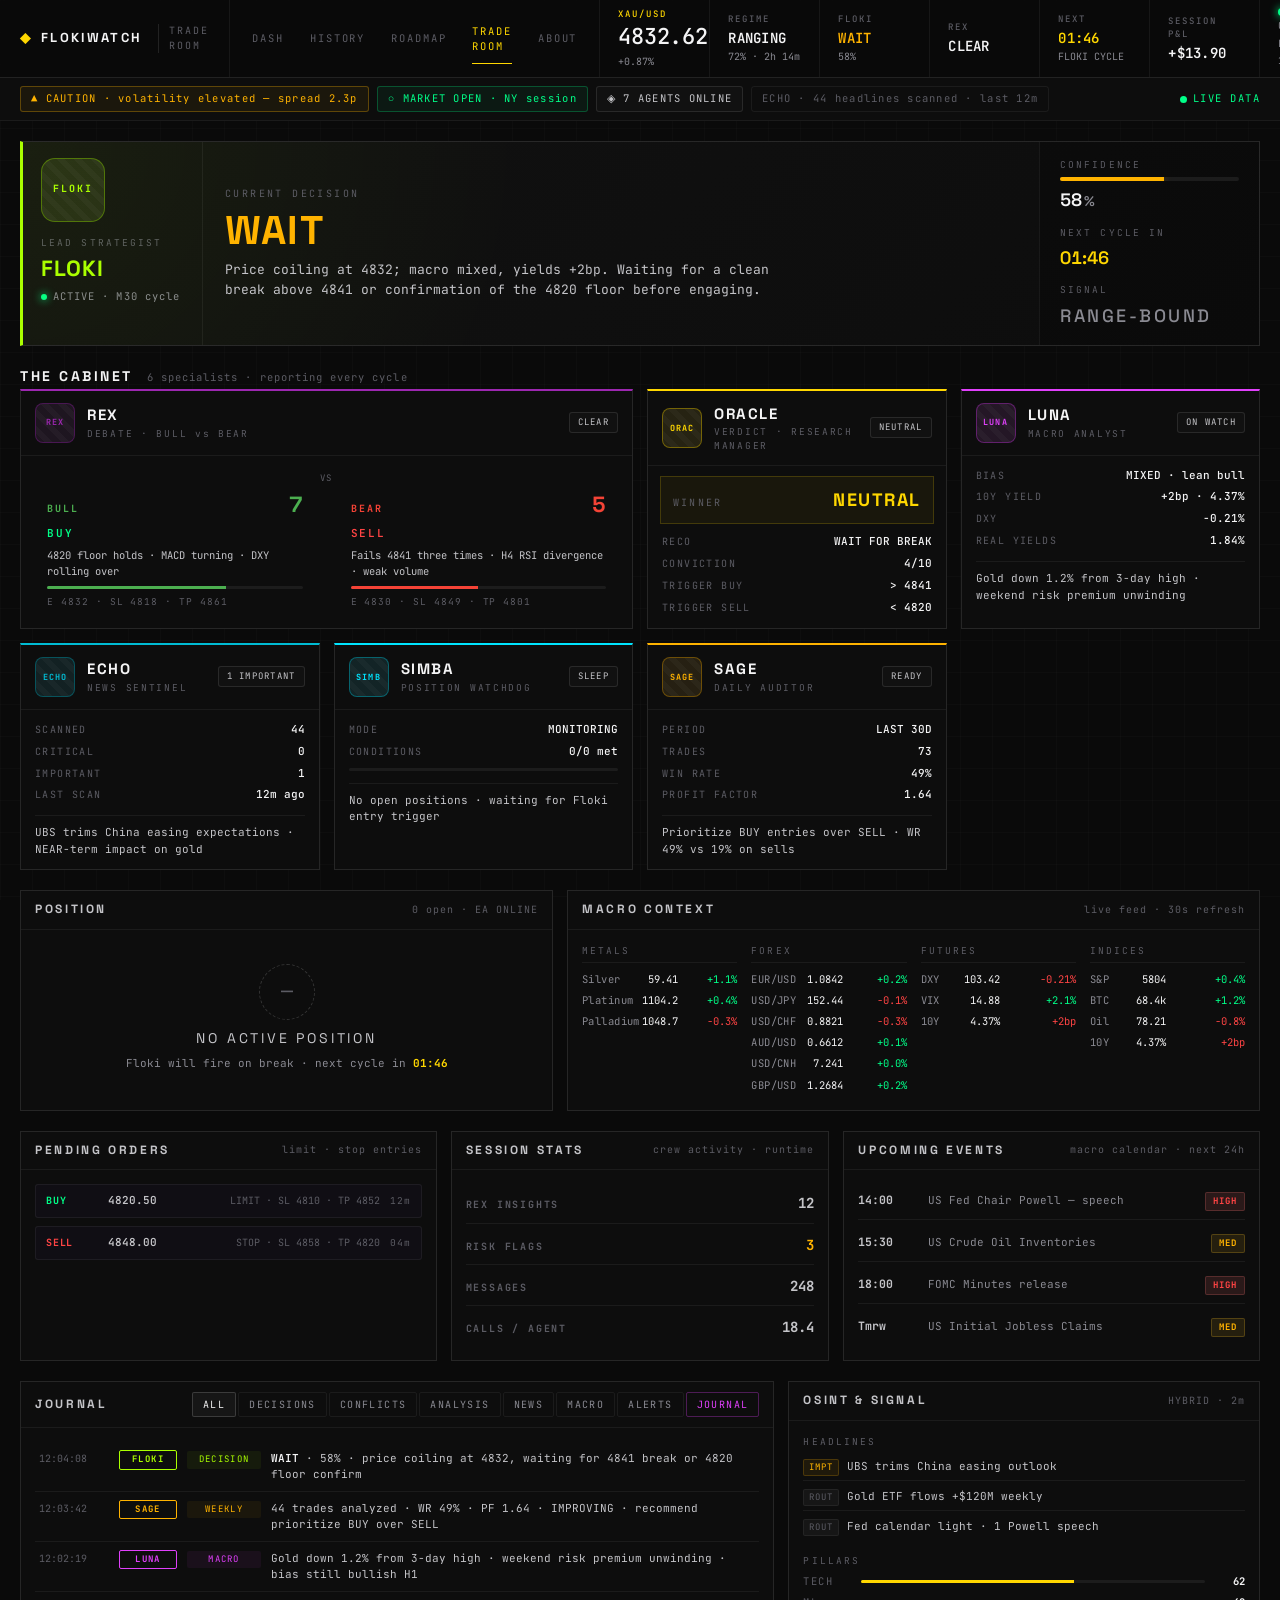
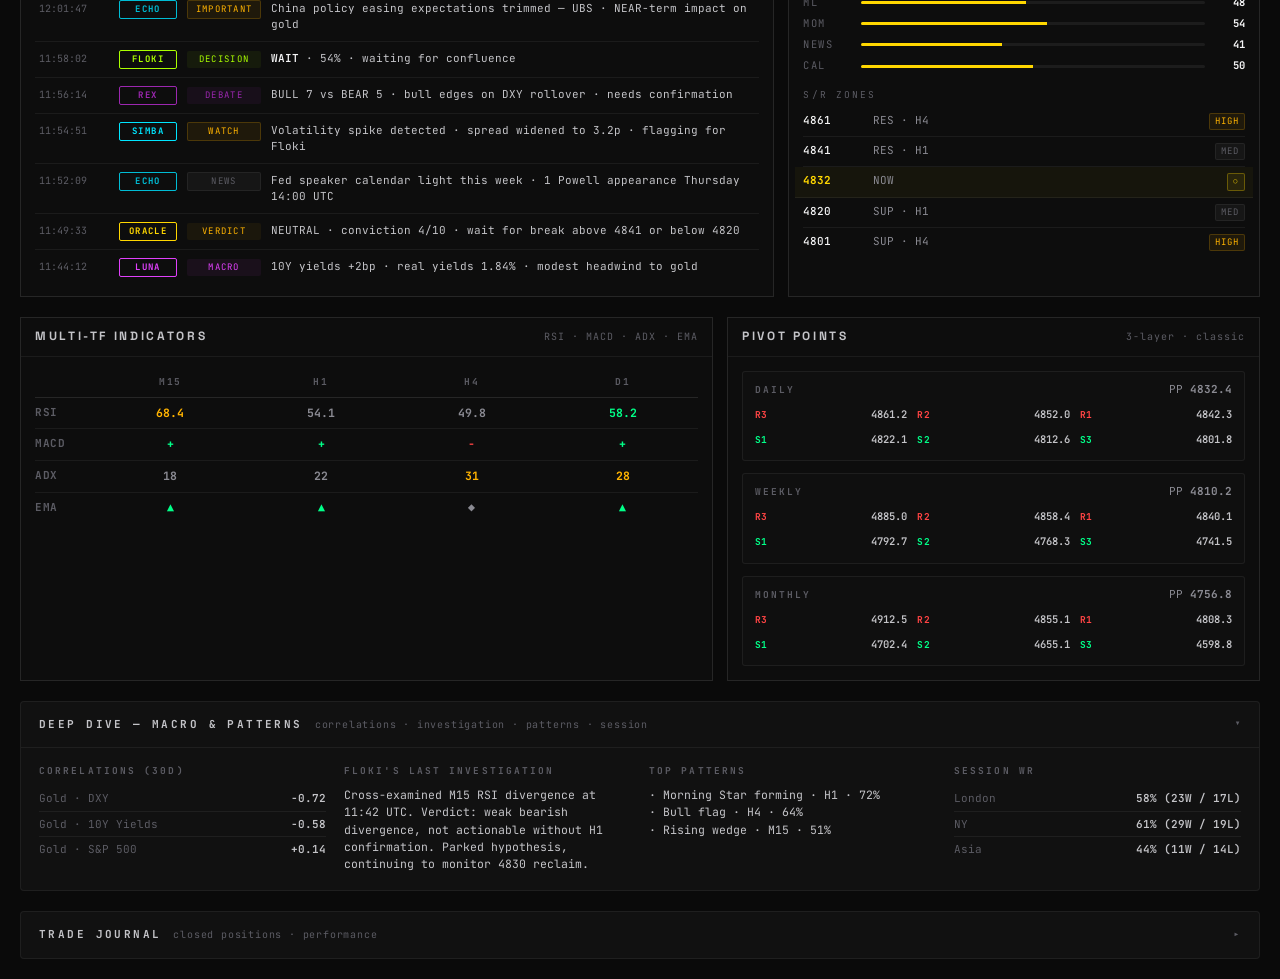
<file: dashboard/static/Trade Room Redesign.html>
<!doctype html>
<html lang="en">
<head>
<meta charset="utf-8" />
<meta name="viewport" content="width=device-width, initial-scale=1, viewport-fit=cover" />
<title>Trade Room · FlokiWatch</title>
<link rel="preconnect" href="https://fonts.googleapis.com" />
<link rel="preconnect" href="https://fonts.gstatic.com" crossorigin />
<link href="https://fonts.googleapis.com/css2?family=JetBrains+Mono:wght@300;400;500;600;700&family=Space+Grotesk:wght@400;500;600;700&display=swap" rel="stylesheet" />
<style>
/* ═══════════════════════════════════════════════════════════════
   TRADE ROOM REDESIGN — FlokiWatch
   Dark financial terminal · monospace · agent color identities
   ═══════════════════════════════════════════════════════════════ */

:root {
  /* Agent identity */
  --clr-floki:   #AAFF00;
  --clr-rex:     #9C27B0;
  --clr-simba:   #00E5FF;
  --clr-sage:    #FFB300;
  --clr-echo:    #00BCD4;
  --clr-luna:    #E040FB;
  --clr-oracle:  #FFD700;

  /* Market signals */
  --clr-buy:     #00ff88;
  --clr-sell:    #ff4444;
  --clr-warn:    #FFB300;
  --clr-neutral: #94a3b8;
  /* Aliases — semantic names for bull/bear contexts */
  --clr-bull:    #00ff88;
  --clr-bear:    #ff4444;

  /* Brand */
  --clr-gold:    #FFD700;
  --accent:      var(--clr-gold);

  /* Surfaces — zero saturation */
  --bg-deep:     #0a0a0a;
  --bg-0:        #0d0d0d;
  --bg-1:        #111111;
  --bg-2:        #161616;
  --bg-3:        #1c1c1c;
  --border-1:    rgba(255,255,255,0.06);
  --border-2:    rgba(255,255,255,0.10);
  --border-3:    rgba(255,255,255,0.16);

  --text-0:      #f4f4f5;
  --text-1:      #c4c4c8;
  --text-2:      #8a8a92;
  --text-3:      #5c5c64;
  --text-4:      #3a3a40;

  --mono: 'JetBrains Mono', ui-monospace, SFMono-Regular, Menlo, Monaco, Consolas, monospace;
  --display: 'Space Grotesk', ui-sans-serif, system-ui, sans-serif;
}

* { box-sizing: border-box; }
[hidden] { display: none !important; }
html, body { margin: 0; padding: 0; background: var(--bg-deep); color: var(--text-0); font-family: var(--mono); font-size: 13px; line-height: 1.45; }
body {
  background-image:
    linear-gradient(rgba(255,255,255,0.015) 1px, transparent 1px),
    linear-gradient(90deg, rgba(255,255,255,0.015) 1px, transparent 1px);
  background-size: 32px 32px;
  background-attachment: fixed;
  min-height: 100vh;
  -webkit-font-smoothing: antialiased;
}

a { color: inherit; text-decoration: none; }
button { font-family: inherit; }
table { border-collapse: collapse; width: 100%; }
.dim { color: var(--text-2); }
.pos { color: var(--clr-buy); }
.neg { color: var(--clr-sell); }
.warn { color: var(--clr-warn); }
.hold { color: var(--clr-warn); }

/* ───────────────────────────────────────────────────────────────
   TIER 1 — COMMAND STRIP
   ─────────────────────────────────────────────────────────────── */
.cmd-strip {
  position: sticky; top: 0; z-index: 50;
  display: grid;
  grid-template-columns: auto 1fr auto;
  align-items: stretch;
  gap: 0;
  background: rgba(10,10,10,0.92);
  backdrop-filter: blur(10px);
  -webkit-backdrop-filter: blur(10px);
  border-bottom: 1px solid var(--border-2);
}

.cmd-brand { display: flex; align-items: center; gap: 10px; padding: 10px 20px; border-right: 1px solid var(--border-1); }
.brand-mark { color: var(--accent); font-size: 18px; line-height: 1; }
.brand-name { font-family: var(--display); font-weight: 700; letter-spacing: 0.18em; font-size: 13px; }
.brand-sub { font-family: var(--mono); font-size: 10px; color: var(--text-3); letter-spacing: 0.2em; margin-left: 6px; padding-left: 10px; border-left: 1px solid var(--border-2); }

.cmd-nav { display: flex; align-items: center; gap: 2px; padding: 0 10px; }
.nav-link {
  padding: 10px 12px; font-size: 10.5px; letter-spacing: 0.18em; color: var(--text-3);
  cursor: pointer; transition: color .15s;
}
.nav-link:hover { color: var(--text-1); }
.nav-link.active { color: var(--accent); position: relative; }
.nav-link.active::after {
  content: ''; position: absolute; left: 12px; right: 12px; bottom: 0;
  height: 1px; background: var(--accent);
}

.cmd-rail { display: grid; grid-auto-flow: column; grid-auto-columns: minmax(110px, auto); border-left: 1px solid var(--border-1); }
.cmd-cell {
  display: flex; flex-direction: column; justify-content: center;
  padding: 8px 18px; border-right: 1px solid var(--border-1); min-width: 0;
}
.cmd-cell:last-child { border-right: none; }
.cmd-label {
  font-size: 9px; color: var(--text-3); letter-spacing: 0.22em; font-weight: 500;
}
.cmd-val {
  font-size: 14px; color: var(--text-0); font-weight: 600; letter-spacing: 0.02em;
  font-variant-numeric: tabular-nums; margin-top: 2px;
}
.cmd-val-xl { font-size: 22px; font-weight: 500; color: var(--text-0); font-variant-numeric: tabular-nums; margin-top: 0; letter-spacing: -0.01em; }
.cmd-sub { font-size: 10px; color: var(--text-2); margin-top: 2px; font-variant-numeric: tabular-nums; }
.cmd-val.live { color: var(--accent); }
.cmd-val.hold { color: var(--clr-warn); }
.cmd-price .cmd-label { color: var(--accent); }
.cmd-status { gap: 1px; }
.status-dot { width: 8px; height: 8px; border-radius: 50%; background: var(--clr-buy); box-shadow: 0 0 8px var(--clr-buy); display: inline-block; margin-right: 6px; }

/* ───────────────────────────────────────────────────────────────
   STATUS RAIL
   ─────────────────────────────────────────────────────────────── */
.status-rail {
  display: flex; align-items: center; gap: 8px; flex-wrap: wrap;
  padding: 8px 20px; background: var(--bg-0);
  border-bottom: 1px solid var(--border-1);
}
.pill {
  font-size: 10.5px; letter-spacing: 0.12em; padding: 4px 10px;
  border-radius: 3px; border: 1px solid var(--border-2);
  color: var(--text-2); background: var(--bg-1);
}
.pill-caution { color: var(--clr-warn); border-color: rgba(255,179,0,0.3); background: rgba(255,179,0,0.06); }
.pill-ok      { color: var(--clr-buy);  border-color: rgba(0,255,136,0.25); background: rgba(0,255,136,0.05); }
.pill-warn    { color: var(--clr-warn); border-color: rgba(255,179,0,0.3);  background: rgba(255,179,0,0.06); }
.pill-neutral { color: var(--text-1);   border-color: var(--border-2);      background: var(--bg-1); }
.pill-dim     { color: var(--text-3);   border-color: var(--border-1);      background: transparent; }

.rail-live { margin-left: auto; font-size: 10.5px; letter-spacing: 0.14em; color: var(--clr-buy); display: flex; align-items: center; gap: 6px; }
.live-dot { width: 7px; height: 7px; border-radius: 50%; background: var(--clr-buy); animation: live-pulse 1.6s infinite; }
@keyframes live-pulse { 0%,100% { opacity: 1; } 50% { opacity: 0.35; } }

/* ───────────────────────────────────────────────────────────────
   MAIN LAYOUT
   ─────────────────────────────────────────────────────────────── */
.tr-main {
  max-width: 1600px; margin: 0 auto; padding: 20px;
  display: flex; flex-direction: column; gap: 20px;
}

/* ───────────────────────────────────────────────────────────────
   DECISION HERO
   ─────────────────────────────────────────────────────────────── */
.decision-hero {
  display: grid;
  grid-template-columns: 240px 1fr 320px;
  gap: 0;
  background: linear-gradient(135deg, var(--bg-1) 0%, var(--bg-0) 100%);
  border: 1px solid var(--border-2);
  border-left: 3px solid var(--clr-floki);
  overflow: hidden;
  position: relative;
}
.decision-hero::before {
  content: ''; position: absolute; inset: 0;
  background:
    radial-gradient(circle at 0% 0%, rgba(170,255,0,0.06) 0%, transparent 40%);
  pointer-events: none;
}

.dh-left { padding: 22px 20px; border-right: 1px solid var(--border-1); display: flex; flex-direction: column; gap: 14px; }
.dh-avatar {
  width: 84px; height: 84px; border-radius: 14px;
  display: flex; align-items: center; justify-content: center;
  position: relative; overflow: hidden;
}
.avatar-floki { background: rgba(170,255,0,0.08); border: 1.5px solid rgba(170,255,0,0.35); }
.avatar-rex   { background: rgba(156,39,176,0.08); border: 1.5px solid rgba(156,39,176,0.38); }
.avatar-simba { background: rgba(0,229,255,0.08); border: 1.5px solid rgba(0,229,255,0.35); }
.avatar-sage  { background: rgba(255,179,0,0.08); border: 1.5px solid rgba(255,179,0,0.35); }
.avatar-echo  { background: rgba(0,188,212,0.08); border: 1.5px solid rgba(0,188,212,0.35); }
.avatar-luna  { background: rgba(224,64,251,0.08); border: 1.5px solid rgba(224,64,251,0.35); }
.avatar-oracle{ background: rgba(255,215,0,0.08); border: 1.5px solid rgba(255,215,0,0.38); }

.av-placeholder {
  width: 100%; height: 100%;
  background-image: repeating-linear-gradient(
    45deg,
    rgba(255,255,255,0.03) 0 6px,
    rgba(255,255,255,0.06) 6px 12px
  );
  display: flex; align-items: center; justify-content: center;
  font-family: var(--mono); font-size: 10px; letter-spacing: 0.22em; font-weight: 700;
  color: var(--text-1);
}
.av-placeholder::before { content: attr(data-label); }

.avatar-floki .av-placeholder  { color: var(--clr-floki); }
.avatar-rex .av-placeholder    { color: var(--clr-rex); }
.avatar-simba .av-placeholder  { color: var(--clr-simba); }
.avatar-sage .av-placeholder   { color: var(--clr-sage); }
.avatar-echo .av-placeholder   { color: var(--clr-echo); }
.avatar-luna .av-placeholder   { color: var(--clr-luna); }
.avatar-oracle .av-placeholder { color: var(--clr-oracle); }

.dh-identity { display: flex; flex-direction: column; gap: 4px; }
.dh-role { font-size: 9.5px; letter-spacing: 0.22em; color: var(--text-3); }
.dh-name { font-family: var(--display); font-size: 28px; font-weight: 700; letter-spacing: 0.04em; color: var(--clr-floki); }
.dh-meta { display: flex; align-items: center; gap: 6px; font-size: 10.5px; color: var(--text-2); letter-spacing: 0.1em; }
.dot { width: 6px; height: 6px; border-radius: 50%; background: var(--text-3); }
.dot-active { background: var(--clr-buy); box-shadow: 0 0 8px var(--clr-buy); animation: live-pulse 1.6s infinite; }

.dh-center { padding: 28px 28px; display: flex; align-items: center; position: relative; z-index: 1; }
.dh-verdict { display: flex; flex-direction: column; gap: 10px; max-width: 640px; }
.dh-label { font-size: 10px; letter-spacing: 0.24em; color: var(--text-3); }
.dh-decision {
  font-family: var(--display); font-size: 64px; font-weight: 700; letter-spacing: 0.03em; line-height: 0.95;
  color: var(--clr-warn);
}
.dh-reason { font-size: 13px; color: var(--text-1); line-height: 1.55; max-width: 560px; }

.dh-right { padding: 22px 24px; border-left: 1px solid var(--border-1); display: flex; flex-direction: column; gap: 18px; background: rgba(0,0,0,0.2); }
.dh-stat { display: flex; flex-direction: column; gap: 6px; }
.ds-label { font-size: 9.5px; letter-spacing: 0.22em; color: var(--text-3); }
.ds-val { font-family: var(--display); font-size: 24px; font-weight: 600; color: var(--text-0); font-variant-numeric: tabular-nums; }
.ds-val.dim { color: var(--text-2); font-size: 14px; font-weight: 500; letter-spacing: 0.14em; }
.ds-val.live { color: var(--accent); }
.ds-unit { font-size: 14px; color: var(--text-2); margin-left: 2px; }

.dh-gauge { height: 4px; background: var(--bg-3); border-radius: 2px; overflow: hidden; }
.dh-gauge-fill { height: 100%; background: var(--clr-warn); box-shadow: 0 0 8px rgba(255,179,0,0.4); transition: width .6s; }

/* ───────────────────────────────────────────────────────────────
   CABINET
   ─────────────────────────────────────────────────────────────── */
.sec-head { display: flex; align-items: baseline; gap: 14px; margin-bottom: 2px; }
.sec-title { font-family: var(--display); font-size: 14px; font-weight: 700; letter-spacing: 0.18em; color: var(--text-0); }
.sec-sub { font-size: 10.5px; color: var(--text-3); letter-spacing: 0.1em; }

.cab-grid { display: grid; grid-template-columns: repeat(3, 1fr); gap: 14px; }

.agent-card {
  background: var(--bg-0);
  border: 1px solid var(--border-2);
  display: flex; flex-direction: column;
  transition: border-color .15s, transform .15s;
}
.agent-card:hover { border-color: var(--border-3); }

.agent-card[data-agent="rex"]    { border-top: 2px solid var(--clr-rex);   grid-column: span 2; }
.agent-card[data-agent="oracle"] { border-top: 2px solid var(--clr-oracle); }
.agent-card[data-agent="luna"]   { border-top: 2px solid var(--clr-luna); }
.agent-card[data-agent="echo"]   { border-top: 2px solid var(--clr-echo); }
.agent-card[data-agent="simba"]  { border-top: 2px solid var(--clr-simba); }
.agent-card[data-agent="sage"]   { border-top: 2px solid var(--clr-sage); }

.ac-head {
  display: flex; align-items: center; gap: 12px;
  padding: 12px 14px; border-bottom: 1px solid var(--border-1);
}
.ac-avatar {
  width: 40px; height: 40px; border-radius: 8px;
  display: flex; align-items: center; justify-content: center;
  overflow: hidden; flex-shrink: 0;
}
.ac-avatar .av-placeholder { font-size: 8.5px; letter-spacing: 0.14em; }
.ac-identity { display: flex; flex-direction: column; gap: 1px; flex: 1; min-width: 0; }
.ac-name { font-family: var(--display); font-weight: 700; font-size: 15px; letter-spacing: 0.1em; color: var(--text-0); }
.ac-role { font-size: 9.5px; color: var(--text-3); letter-spacing: 0.18em; }
.ac-pill {
  font-size: 9px; letter-spacing: 0.14em; padding: 3px 8px;
  border-radius: 3px; border: 1px solid var(--border-2);
  color: var(--text-1); background: var(--bg-1);
  flex-shrink: 0;
}

.ac-body { padding: 12px 14px; display: flex; flex-direction: column; gap: 6px; }

.kv-row {
  display: flex; justify-content: space-between; align-items: baseline;
  font-size: 11px;
}
.kv-row span { color: var(--text-3); font-size: 10px; letter-spacing: 0.14em; }
.kv-row b { color: var(--text-0); font-weight: 500; font-variant-numeric: tabular-nums; }

.ac-note {
  margin-top: 6px; padding-top: 8px; border-top: 1px solid var(--border-1);
  font-size: 11px; color: var(--text-1); line-height: 1.5;
}

.bar-track { height: 3px; background: var(--bg-3); border-radius: 2px; overflow: hidden; margin-top: 2px; }
.bar-fill { height: 100%; background: var(--clr-simba); transition: width .4s; }

/* REX split */
.rex-split { display: grid; grid-template-columns: 1fr 24px 1fr; align-items: stretch; gap: 0; }
.rex-bull { grid-column: 1; }
.rex-vs {
  grid-column: 2; align-self: center; justify-self: center;
  font-family: var(--mono); font-size: 9px; letter-spacing: 0.2em; color: var(--text-3);
  padding: 4px 2px;
  position: relative;
}
.rex-bear { grid-column: 3; }
.rex-side { display: flex; flex-direction: column; gap: 6px; padding: 0 12px; position: relative; }
.rs-head { display: flex; justify-content: space-between; align-items: baseline; }
.rs-label { font-size: 10px; letter-spacing: 0.2em; font-weight: 700; }
.rex-bull .rs-label { color: #4CAF50; }
.rex-bear .rs-label { color: #F44336; }
.rs-conv { font-family: var(--display); font-size: 22px; font-weight: 700; font-variant-numeric: tabular-nums; }
.rex-bull .rs-conv { color: #4CAF50; }
.rex-bear .rs-conv { color: #F44336; }
.rs-dir { font-size: 11px; letter-spacing: 0.16em; font-weight: 600; }
.rex-bull .rs-dir { color: var(--clr-buy); }
.rex-bear .rs-dir { color: var(--clr-sell); }
.rs-case { font-size: 10.5px; color: var(--text-1); line-height: 1.5; min-height: 32px; }
.rs-bar { height: 3px; background: var(--bg-3); border-radius: 2px; overflow: hidden; }
.rex-bull .rs-bar > div { height: 100%; background: #4CAF50; }
.rex-bear .rs-bar > div { height: 100%; background: #F44336; }
.rs-foot { font-size: 9.5px; color: var(--text-3); letter-spacing: 0.1em; font-variant-numeric: tabular-nums; }

/* Oracle winner */
.oracle-winner {
  display: flex; justify-content: space-between; align-items: baseline;
  padding: 10px 12px; margin: -2px -2px 4px -2px;
  background: rgba(255,215,0,0.05);
  border: 1px solid rgba(255,215,0,0.18);
}
.ow-label { font-size: 10px; letter-spacing: 0.22em; color: var(--text-3); }
.ow-val { font-family: var(--display); font-size: 18px; font-weight: 700; color: var(--clr-oracle); letter-spacing: 0.08em; }

/* ───────────────────────────────────────────────────────────────
   POSITION + MACRO ROW
   ─────────────────────────────────────────────────────────────── */
.row-mid { display: grid; grid-template-columns: 1fr 1.3fr; gap: 14px; }

.panel {
  background: var(--bg-0);
  border: 1px solid var(--border-2);
  display: flex; flex-direction: column;
}
.panel-head {
  display: flex; justify-content: space-between; align-items: center; gap: 12px;
  padding: 10px 14px; border-bottom: 1px solid var(--border-1);
}
.panel-title { font-family: var(--display); font-size: 12px; font-weight: 700; letter-spacing: 0.22em; color: var(--text-1); }
.panel-sub { font-size: 10px; color: var(--text-3); letter-spacing: 0.1em; font-variant-numeric: tabular-nums; }
.panel-body { padding: 14px; }

.pos-panel .panel-body { min-height: 160px; display: flex; align-items: center; justify-content: center; }

.pos-empty { display: flex; flex-direction: column; align-items: center; text-align: center; gap: 8px; padding: 20px; }
.pe-glyph {
  width: 56px; height: 56px; border-radius: 50%; border: 1px dashed var(--border-3);
  display: flex; align-items: center; justify-content: center;
  color: var(--text-3); font-size: 20px;
}
.pe-head { font-family: var(--display); font-size: 14px; letter-spacing: 0.2em; color: var(--text-1); }
.pe-sub { font-size: 11px; color: var(--text-2); }
.pe-sub b { color: var(--accent); font-variant-numeric: tabular-nums; }

.pos-live { display: flex; flex-direction: column; gap: 10px; width: 100%; }
.pos-row { display: flex; align-items: baseline; gap: 20px; }
.pos-dir { font-family: var(--display); font-size: 22px; font-weight: 700; letter-spacing: 0.1em; padding: 4px 12px; border: 1px solid currentColor; border-radius: 3px; }
.pos-entry { font-size: 20px; font-variant-numeric: tabular-nums; color: var(--text-0); }
.pos-pnl { font-family: var(--display); font-size: 26px; font-weight: 700; font-variant-numeric: tabular-nums; margin-left: auto; }
.pos-meta { display: flex; gap: 22px; font-size: 10.5px; color: var(--text-3); letter-spacing: 0.12em; }
.pos-meta b { color: var(--text-0); font-variant-numeric: tabular-nums; font-weight: 500; }
.pos-note { font-size: 11px; color: var(--text-1); padding-top: 6px; border-top: 1px solid var(--border-1); }

/* Macro */
.macro-grid-wrap { display: grid; grid-template-columns: repeat(4, 1fr); gap: 14px; }
.macro-sub { display: flex; flex-direction: column; gap: 6px; }
.macro-sub-title { font-size: 9.5px; letter-spacing: 0.22em; color: var(--text-3); padding-bottom: 4px; border-bottom: 1px solid var(--border-1); }
.macro-tbl { font-family: var(--mono); font-size: 10.5px; font-variant-numeric: tabular-nums; }
.macro-tbl td { padding: 3px 0; }
.macro-tbl td:nth-child(1) { color: var(--text-2); letter-spacing: 0.04em; }
.macro-tbl td:nth-child(2) { color: var(--text-0); text-align: right; padding-right: 10px; }
.macro-tbl td:nth-child(3) { text-align: right; min-width: 48px; }

/* ───────────────────────────────────────────────────────────────
   BOTTOM ROW — TIMELINE + INTEL
   ─────────────────────────────────────────────────────────────── */
.row-bot { display: grid; grid-template-columns: 1.6fr 1fr; gap: 14px; }

.tab-row { display: flex; gap: 2px; flex-wrap: wrap; }
.tab {
  background: transparent; border: 1px solid var(--border-1); color: var(--text-2);
  padding: 5px 10px; font-size: 10px; letter-spacing: 0.14em; cursor: pointer;
  border-radius: 2px; transition: all .15s;
}
.tab:hover { color: var(--text-0); border-color: var(--border-2); }
.tab.active { background: var(--bg-2); color: var(--text-0); border-color: var(--border-3); }
.tab-accent { color: var(--clr-luna); border-color: rgba(224,64,251,0.3); }

.tl { list-style: none; padding: 0; margin: 0; max-height: 440px; overflow-y: auto; }
.tl::-webkit-scrollbar { width: 6px; }
.tl::-webkit-scrollbar-thumb { background: var(--border-2); border-radius: 3px; }
.tl-item {
  display: grid;
  grid-template-columns: 70px 58px 74px 1fr;
  gap: 10px;
  align-items: baseline;
  padding: 8px 4px;
  border-bottom: 1px solid var(--border-1);
  font-size: 11px;
}
.tl-item:hover { background: rgba(255,255,255,0.02); }
.tl-time { color: var(--text-3); font-size: 10px; font-variant-numeric: tabular-nums; }
.tl-badge {
  font-size: 9px; letter-spacing: 0.16em; font-weight: 700; text-align: center;
  padding: 2px 0; border: 1px solid currentColor; border-radius: 2px;
}
.badge-floki { color: var(--clr-floki); }
.badge-rex { color: var(--clr-rex); }
.badge-simba { color: var(--clr-simba); }
.badge-sage { color: var(--clr-sage); }
.badge-echo { color: var(--clr-echo); }
.badge-luna { color: var(--clr-luna); }
.badge-oracle { color: var(--clr-oracle); }

.tl-tag {
  font-size: 9px; letter-spacing: 0.14em; padding: 2px 6px; text-align: center;
  background: var(--bg-2); color: var(--text-2); border-radius: 2px;
}
.tag-decision { color: var(--clr-floki); background: rgba(170,255,0,0.06); }
.tag-analysis { color: var(--clr-sage); background: rgba(255,179,0,0.06); }
.tag-macro { color: var(--clr-luna); background: rgba(224,64,251,0.06); }
.tag-news { color: var(--clr-echo); background: rgba(0,188,212,0.06); }
.tag-warn { color: var(--clr-warn); background: rgba(255,179,0,0.08); }
.tag-conflict { color: var(--clr-rex); background: rgba(156,39,176,0.08); }

.tl-msg { color: var(--text-1); }
.tl-msg b { color: var(--text-0); font-weight: 600; }

/* Intel panel */
.intel-panel .panel-body { display: flex; flex-direction: column; gap: 14px; max-height: 440px; overflow-y: auto; padding: 14px; }
.intel-panel .panel-body::-webkit-scrollbar { width: 6px; }
.intel-panel .panel-body::-webkit-scrollbar-thumb { background: var(--border-2); border-radius: 3px; }
.intel-block { display: flex; flex-direction: column; gap: 6px; }
.ib-label { font-size: 9.5px; letter-spacing: 0.22em; color: var(--text-3); }
.ib-label.mt-2 { margin-top: 6px; }
.ib-list { list-style: none; padding: 0; margin: 0; display: flex; flex-direction: column; gap: 4px; }
.ib-list li { font-size: 11px; color: var(--text-1); display: flex; align-items: baseline; gap: 8px; padding: 4px 0; border-bottom: 1px solid var(--border-1); }
.ib-list li:last-child { border-bottom: none; }

.tag { font-size: 9px; letter-spacing: 0.1em; padding: 1px 5px; border-radius: 2px; flex-shrink: 0; }
.tag-warn { color: var(--clr-warn); background: rgba(255,179,0,0.08); border: 1px solid rgba(255,179,0,0.2); }
.tag-news { color: var(--text-3); background: var(--bg-2); border: 1px solid var(--border-1); }
.tag-now  { color: var(--accent); background: rgba(255,215,0,0.08); border: 1px solid rgba(255,215,0,0.3); }

.pillar-row {
  display: grid; grid-template-columns: 48px 1fr 30px;
  gap: 10px; align-items: center; font-size: 10.5px;
}
.pillar-row span { color: var(--text-3); letter-spacing: 0.14em; }
.pillar-row b { color: var(--text-0); font-variant-numeric: tabular-nums; text-align: right; }
.pb-track { height: 3px; background: var(--bg-3); border-radius: 2px; overflow: hidden; }
.pb-fill { height: 100%; background: var(--accent); }

.sr-list { display: flex; flex-direction: column; }
.sr-row {
  display: grid; grid-template-columns: 60px 1fr auto;
  gap: 10px; align-items: baseline;
  padding: 6px 0; font-size: 11px; border-bottom: 1px solid var(--border-1);
}
.sr-row:last-child { border-bottom: none; }
.sr-row span:first-child { color: var(--text-0); font-variant-numeric: tabular-nums; font-weight: 500; }
.sr-row.now { background: rgba(255,215,0,0.04); margin: 0 -8px; padding-left: 8px; padding-right: 8px; }
.sr-row.now span:first-child { color: var(--accent); font-weight: 700; }

/* ───────────────────────────────────────────────────────────────
   OPS RAIL — Pending orders, session stats, calendar
   ─────────────────────────────────────────────────────────────── */
.row-ops { display: grid; grid-template-columns: 1.1fr 1fr 1.1fr; gap: 14px; }

.ops-card { display: flex; flex-direction: column; }
.ops-card .panel-body { flex: 1; }

/* Pending orders list */
.po-list { display: flex; flex-direction: column; gap: 8px; font-family: 'JetBrains Mono', monospace; font-size: 11px; }
.po-row {
  display: grid; grid-template-columns: 52px 1fr auto auto;
  gap: 10px; align-items: baseline;
  padding: 8px 10px;
  border: 1px solid var(--border-1);
  border-radius: 3px;
  background: rgba(124, 77, 255, 0.03);
}
.po-dir { font-weight: 700; font-size: 10px; letter-spacing: 0.08em; }
.po-dir.buy { color: var(--clr-bull); }
.po-dir.sell { color: var(--clr-bear); }
.po-price { color: var(--text-1); font-weight: 600; }
.po-meta { color: var(--text-3); font-size: 10px; }
.po-age { color: var(--text-3); font-size: 9.5px; letter-spacing: 0.08em; }
.po-empty { color: var(--text-3); font-family: 'JetBrains Mono', monospace; font-size: 11px; padding: 8px 0; }

/* Session stats */
.ss-list { display: flex; flex-direction: column; gap: 2px; }
.ss-row {
  display: grid; grid-template-columns: 1fr auto;
  gap: 10px; align-items: baseline;
  padding: 9px 0;
  border-bottom: 1px solid var(--border-1);
}
.ss-row:last-child { border-bottom: none; }
.ss-lbl { font-size: 10px; letter-spacing: 0.18em; color: var(--text-3); font-weight: 700; }
.ss-val { font-family: 'JetBrains Mono', monospace; font-size: 14px; color: var(--text-1); font-weight: 700; }
.ss-val.warn { color: var(--clr-warn); }
.ss-val.danger { color: var(--clr-bear); }

/* Calendar events */
.cal-list { display: flex; flex-direction: column; gap: 6px; }
.cal-row {
  display: grid; grid-template-columns: 60px 1fr auto;
  gap: 10px; align-items: baseline;
  padding: 8px 0;
  border-bottom: 1px solid var(--border-1);
  font-size: 11px;
}
.cal-row:last-child { border-bottom: none; }
.cal-time { color: var(--text-1); font-family: 'JetBrains Mono', monospace; font-weight: 700; font-size: 11.5px; }
.cal-label { color: var(--text-2); line-height: 1.4; }
.cal-impact {
  font-size: 9px; letter-spacing: 0.12em; font-weight: 700;
  padding: 2px 7px; border-radius: 2px;
}
.cal-impact.high { background: rgba(248,113,113,0.12); color: var(--clr-bear); border: 1px solid rgba(248,113,113,0.22); }
.cal-impact.med { background: rgba(251,191,36,0.10); color: var(--clr-warn); border: 1px solid rgba(251,191,36,0.22); }
.cal-impact.low { background: rgba(255,255,255,0.03); color: var(--text-3); border: 1px solid var(--border-1); }

/* ───────────────────────────────────────────────────────────────
   TECHNICALS ROW — MTF Indicators + Pivot Points
   ─────────────────────────────────────────────────────────────── */
.row-tech { display: grid; grid-template-columns: 1.3fr 1fr; gap: 14px; }

/* MTF grid */
.mtf-wrap { font-family: 'JetBrains Mono', ui-monospace, monospace; font-size: 11px; }
.mtf-row {
  display: grid; grid-template-columns: 60px repeat(4, 1fr);
  gap: 0; padding: 7px 0;
  border-bottom: 1px solid var(--border-1);
}
.mtf-row:last-child { border-bottom: none; }
.mtf-row.mtf-head { padding: 4px 0 8px; border-bottom: 1px solid var(--border-2); }
.mtf-lbl { color: var(--text-3); font-weight: 700; letter-spacing: 0.05em; }
.mtf-tf { color: var(--text-3); text-align: center; font-size: 9.5px; letter-spacing: 0.18em; font-weight: 700; }
.mtf-cell { text-align: center; font-weight: 700; font-size: 11.5px; }
.mtf-bull { color: var(--clr-bull); }
.mtf-bear { color: var(--clr-bear); }
.mtf-neu { color: var(--text-2); }
.mtf-hot { color: var(--clr-warn); }

/* Pivots */
.pivot-wrap { font-family: 'JetBrains Mono', ui-monospace, monospace; font-size: 11px; display: flex; flex-direction: column; gap: 12px; }
.pivot-layer { border: 1px solid var(--border-1); border-radius: 3px; padding: 10px 12px; background: rgba(255,255,255,0.01); }
.pivot-layer-head { display: flex; justify-content: space-between; align-items: baseline; margin-bottom: 6px; }
.pivot-layer-name { font-size: 9.5px; letter-spacing: 0.22em; color: var(--text-3); font-weight: 700; }
.pivot-layer-pp { font-size: 11px; color: var(--text-2); }
.pivot-levels { display: grid; grid-template-columns: 1fr 1fr 1fr; gap: 4px 10px; }
.pv-cell { display: flex; justify-content: space-between; align-items: baseline; padding: 3px 0; font-size: 10.5px; }
.pv-tag { color: var(--text-3); font-size: 9.5px; font-weight: 700; letter-spacing: 0.05em; }
.pv-tag.r { color: var(--clr-bear); }
.pv-tag.s { color: var(--clr-bull); }
.pv-val { color: var(--text-1); font-weight: 600; }

/* ───────────────────────────────────────────────────────────────
   COLLAPSIBLE TIERS — Deep Dive & Journal
   ─────────────────────────────────────────────────────────────── */
.tier {
  background: var(--bg-1);
  border: 1px solid var(--border-1);
  border-radius: 4px;
  overflow: hidden;
}
.tier-head {
  display: flex; align-items: center; justify-content: space-between;
  padding: 14px 18px;
  cursor: pointer;
  user-select: none;
  transition: background 0.15s;
}
.tier-head:hover { background: rgba(255,255,255,0.02); }
.tier-title-wrap { display: flex; align-items: baseline; gap: 12px; }
.tier-title { font-size: 11px; letter-spacing: 0.22em; color: var(--text-1); font-weight: 700; }
.tier-sub { font-size: 10px; color: var(--text-3); letter-spacing: 0.08em; }
.tier-arrow {
  font-size: 12px; color: var(--text-3);
  transition: transform 0.2s;
}
.tier.collapsed .tier-arrow { transform: rotate(-90deg); }
.tier-body {
  padding: 0 18px 18px;
  border-top: 1px solid var(--border-1);
  padding-top: 16px;
}
.tier.collapsed .tier-body { display: none; }

/* Deep Dive grid */
.deep-grid {
  display: grid;
  grid-template-columns: repeat(4, 1fr);
  gap: 18px;
}
.deep-block {
  display: flex; flex-direction: column; gap: 8px;
}
.deep-block-lbl { font-size: 9.5px; letter-spacing: 0.22em; color: var(--text-3); font-weight: 700; }
.deep-block-body { font-size: 11.5px; color: var(--text-1); line-height: 1.5; }
.deep-corr-row { display: flex; justify-content: space-between; padding: 4px 0; border-bottom: 1px solid var(--border-1); font-size: 11px; }
.deep-corr-row:last-child { border-bottom: none; }
.deep-corr-row span:first-child { color: var(--text-3); }
.deep-corr-row span:last-child { color: var(--text-1); font-weight: 600; font-family: 'JetBrains Mono', monospace; }

/* Journal table */
.journal-stats {
  display: flex; flex-wrap: wrap; gap: 18px;
  padding: 10px 14px;
  background: var(--bg-0);
  border: 1px solid var(--border-1);
  border-radius: 3px;
  margin-bottom: 14px;
  font-family: 'JetBrains Mono', monospace;
  font-size: 11px;
}
.jstat { display: flex; flex-direction: column; gap: 2px; }
.jstat-lbl { font-size: 9.5px; letter-spacing: 0.18em; color: var(--text-3); font-weight: 700; }
.jstat-val { font-size: 14px; color: var(--text-1); font-weight: 700; }
.jstat-val.pos { color: var(--clr-bull); }
.jstat-val.neg { color: var(--clr-bear); }

.journal-table-wrap { overflow-x: auto; max-height: 360px; overflow-y: auto; border: 1px solid var(--border-1); border-radius: 3px; }
.journal-table {
  width: 100%; border-collapse: collapse;
  font-family: 'JetBrains Mono', monospace;
  font-size: 11px;
}
.journal-table thead th {
  position: sticky; top: 0; z-index: 1;
  background: var(--bg-0);
  padding: 10px 12px;
  text-align: left;
  font-size: 9.5px; letter-spacing: 0.18em; color: var(--text-3); font-weight: 700;
  border-bottom: 1px solid var(--border-2);
}
.journal-table tbody td {
  padding: 9px 12px;
  border-bottom: 1px solid var(--border-1);
  color: var(--text-1);
}
.journal-table tbody tr:hover { background: rgba(255,255,255,0.02); }
.j-dir.buy { color: var(--clr-bull); font-weight: 700; }
.j-dir.sell { color: var(--clr-bear); font-weight: 700; }
.j-pnl.pos { color: var(--clr-bull); font-weight: 700; }
.j-pnl.neg { color: var(--clr-bear); font-weight: 700; }
.j-capture { color: var(--text-2); }
.j-verdict {
  display: inline-block; padding: 2px 7px; border-radius: 2px;
  font-size: 9.5px; font-weight: 700; letter-spacing: 0.1em;
}
.j-verdict.good { background: rgba(74,222,128,0.1); color: var(--clr-bull); border: 1px solid rgba(74,222,128,0.2); }
.j-verdict.bad { background: rgba(248,113,113,0.1); color: var(--clr-bear); border: 1px solid rgba(248,113,113,0.2); }
.j-verdict.mixed { background: rgba(251,191,36,0.08); color: var(--clr-warn); border: 1px solid rgba(251,191,36,0.2); }

/* ───────────────────────────────────────────────────────────────
   VARIANT B — Crew Grid (equal-weight 7-up)
   ─────────────────────────────────────────────────────────────── */
body[data-variant="B"] .decision-hero {
  grid-template-columns: 180px 1fr 220px;
}
body[data-variant="B"] .dh-avatar { width: 64px; height: 64px; }
body[data-variant="B"] .dh-name { font-size: 22px; }
body[data-variant="B"] .dh-decision { font-size: 40px; }
body[data-variant="B"] .dh-center { padding: 18px 22px; }
body[data-variant="B"] .dh-left { padding: 16px 18px; }
body[data-variant="B"] .dh-right { padding: 16px 20px; gap: 12px; }
body[data-variant="B"] .ds-val { font-size: 18px; }
body[data-variant="B"] .cab-grid {
  grid-template-columns: repeat(4, 1fr);
}
body[data-variant="B"] .agent-card[data-agent="rex"] { grid-column: span 2; }

/* ───────────────────────────────────────────────────────────────
   DENSITY
   ─────────────────────────────────────────────────────────────── */
body[data-density="comfy"] .tr-main { gap: 28px; padding: 28px; }
body[data-density="comfy"] .panel-body { padding: 18px; }
body[data-density="comfy"] .ac-body { padding: 16px; gap: 8px; }
body[data-density="comfy"] .dh-center { padding: 36px 32px; }

body[data-density="dense"] .tr-main { gap: 10px; padding: 12px; }
body[data-density="dense"] .panel-body { padding: 10px; }
body[data-density="dense"] .ac-body { padding: 10px; gap: 5px; }
body[data-density="dense"] .dh-decision { font-size: 48px; }
body[data-density="dense"] .dh-center { padding: 18px 20px; }
body[data-density="dense"] .tl-item { padding: 5px 4px; font-size: 10.5px; }

/* ───────────────────────────────────────────────────────────────
   TWEAKS PANEL
   ─────────────────────────────────────────────────────────────── */
.tweaks {
  position: fixed; bottom: 16px; right: 16px; z-index: 100;
  width: 300px;
  background: var(--bg-0); border: 1px solid var(--border-3);
  box-shadow: 0 8px 40px rgba(0,0,0,0.7);
}
.tw-head {
  display: flex; justify-content: space-between; align-items: center;
  padding: 10px 14px; border-bottom: 1px solid var(--border-2);
}
.tw-title { font-family: var(--display); font-size: 11px; letter-spacing: 0.24em; font-weight: 700; color: var(--accent); }
.tw-close { background: none; border: none; color: var(--text-2); font-size: 18px; cursor: pointer; padding: 0 4px; }
.tw-close:hover { color: var(--text-0); }
.tw-body { padding: 12px 14px; display: flex; flex-direction: column; gap: 16px; }
.tw-group { display: flex; flex-direction: column; gap: 6px; }
.tw-label { font-size: 9.5px; letter-spacing: 0.22em; color: var(--text-3); }
.tw-hint { font-size: 10px; color: var(--text-3); line-height: 1.4; }
.tw-seg { display: flex; gap: 2px; background: var(--bg-1); border: 1px solid var(--border-1); padding: 2px; border-radius: 2px; }
.tw-seg button {
  flex: 1; background: transparent; border: none; color: var(--text-2);
  padding: 6px 8px; font-size: 10px; letter-spacing: 0.12em; cursor: pointer;
  font-family: var(--mono);
}
.tw-seg button.on { background: var(--bg-3); color: var(--text-0); }
.tw-swatches { display: flex; gap: 6px; }
.tw-swatches button {
  width: 28px; height: 28px; border-radius: 50%; border: 2px solid var(--border-2);
  cursor: pointer; padding: 0;
}
.tw-swatches button.on { border-color: var(--text-0); box-shadow: 0 0 0 2px var(--bg-0), 0 0 0 3px currentColor; }
.tw-chk { display: flex; align-items: center; gap: 8px; font-size: 11px; color: var(--text-1); cursor: pointer; }
.tw-chk input { accent-color: var(--accent); }

/* Tweaks — viewport preview */
body[data-viewport="375"] .tr-main { max-width: 375px; }
body[data-viewport="768"] .tr-main { max-width: 768px; }

body[data-hide-nav="1"] .cmd-nav { display: none; }
body[data-hide-rail="1"] .status-rail { display: none; }

/* ───────────────────────────────────────────────────────────────
   RESPONSIVE — the pain point
   ─────────────────────────────────────────────────────────────── */
@media (max-width: 1200px) {
  .cmd-rail { grid-auto-columns: minmax(92px, auto); }
  .cmd-cell { padding: 8px 12px; }
  .decision-hero { grid-template-columns: 200px 1fr 260px; }
  .dh-decision { font-size: 48px; }
  .cab-grid { grid-template-columns: repeat(2, 1fr); }
  .agent-card[data-agent="rex"] { grid-column: span 2; }
  body[data-variant="B"] .cab-grid { grid-template-columns: repeat(3, 1fr); }
  body[data-variant="B"] .agent-card[data-agent="rex"] { grid-column: span 3; }
  .macro-grid-wrap { grid-template-columns: repeat(2, 1fr); }
  .row-bot { grid-template-columns: 1fr; }
  .row-tech { grid-template-columns: 1fr; }
  .row-ops { grid-template-columns: 1fr; }
  .deep-grid { grid-template-columns: repeat(2, 1fr); }
}

@media (max-width: 820px) {
  .cmd-strip { grid-template-columns: 1fr auto; grid-template-rows: auto auto; position: relative; }
  .cmd-brand { grid-column: 1; grid-row: 1; padding: 10px 14px; }
  .cmd-nav { grid-column: 2; grid-row: 1; padding: 0 8px; }
  .cmd-nav .nav-link { padding: 10px 8px; font-size: 10px; }
  .cmd-rail {
    grid-column: 1 / -1; grid-row: 2;
    border-top: 1px solid var(--border-1); border-left: none;
    overflow-x: auto;
    grid-auto-flow: column; grid-auto-columns: minmax(120px, auto);
  }

  .decision-hero {
    grid-template-columns: 1fr;
    border-left: none; border-top: 3px solid var(--clr-floki);
  }
  .dh-left {
    border-right: none; border-bottom: 1px solid var(--border-1);
    flex-direction: row; align-items: center; padding: 14px 16px;
  }
  .dh-avatar { width: 56px; height: 56px; }
  .dh-name { font-size: 20px; }
  .dh-identity { flex: 1; }
  .dh-center { padding: 18px 16px; border-bottom: 1px solid var(--border-1); }
  .dh-decision { font-size: 40px; }
  .dh-right {
    border-left: none;
    flex-direction: row; flex-wrap: wrap; gap: 14px;
    padding: 14px 16px;
  }
  .dh-stat { flex: 1; min-width: 90px; }
  .ds-val { font-size: 18px; }

  .row-mid { grid-template-columns: 1fr; }
  .cab-grid, body[data-variant="B"] .cab-grid { grid-template-columns: 1fr 1fr; }
  .agent-card[data-agent="rex"],
  body[data-variant="B"] .agent-card[data-agent="rex"] { grid-column: span 2; }
  .rex-split { grid-template-columns: 1fr; gap: 8px; }
  .rex-vs { display: none; }
  .rex-bull, .rex-bear { grid-column: 1; }
  .rex-side { padding: 10px 0; border-top: 1px solid var(--border-1); }
  .rex-side + .rex-side { }
  .rex-bull { border-top: none; padding-top: 0; }

  .tl-item { grid-template-columns: 56px 54px 1fr; grid-template-rows: auto auto; }
  .tl-tag { grid-column: 3; grid-row: 1; justify-self: start; }
  .tl-msg { grid-column: 1 / -1; grid-row: 2; padding-top: 2px; }

  .macro-grid-wrap { grid-template-columns: 1fr 1fr; }
  .tweaks { width: calc(100vw - 24px); right: 12px; bottom: 12px; }

  .deep-grid { grid-template-columns: 1fr 1fr; }
  .pivot-levels { grid-template-columns: 1fr; }
  .mtf-row { grid-template-columns: 48px repeat(4, 1fr); }
  .journal-table { font-size: 10px; }
  .journal-table thead th, .journal-table tbody td { padding: 7px 8px; }
}

@media (max-width: 500px) {
  .tr-main { padding: 12px; gap: 12px; }
  .status-rail { padding: 8px 12px; font-size: 10px; }
  .status-rail .pill { font-size: 9.5px; padding: 3px 8px; }
  .dh-decision { font-size: 32px; }
  .dh-reason { font-size: 12px; }
  .cab-grid, body[data-variant="B"] .cab-grid { grid-template-columns: 1fr; }
  .agent-card[data-agent="rex"],
  body[data-variant="B"] .agent-card[data-agent="rex"] { grid-column: span 1; }
  .macro-grid-wrap { grid-template-columns: 1fr; }
  .pos-pnl { font-size: 20px; }
  .pos-entry { font-size: 16px; }
  .pos-meta { flex-wrap: wrap; gap: 10px 16px; }
}

</style>
</head>
<body data-variant="A">

<!-- ═══════════════════════════════════════════════════════════════
     TIER 1 — COMMAND STRIP (sticky, always-visible)
     ═══════════════════════════════════════════════════════════════ -->
<header class="cmd-strip">
  <div class="cmd-brand">
    <div class="brand-mark">◆</div>
    <div class="brand-name">FLOKIWATCH</div>
    <div class="brand-sub">TRADE ROOM</div>
  </div>

  <nav class="cmd-nav">
    <a class="nav-link">DASH</a>
    <a class="nav-link">HISTORY</a>
    <a class="nav-link">ROADMAP</a>
    <a class="nav-link active">TRADE ROOM</a>
    <a class="nav-link">ABOUT</a>
  </nav>

  <div class="cmd-rail">
    <div class="cmd-cell cmd-price">
      <span class="cmd-label">XAU/USD</span>
      <span id="cc-price" class="cmd-val-xl">4832.62</span>
      <span id="cc-change" class="cmd-sub pos">+0.87%</span>
    </div>
    <div class="cmd-cell">
      <span class="cmd-label">REGIME</span>
      <span id="cc-regime" class="cmd-val">RANGING</span>
      <span id="cc-regime-detail" class="cmd-sub dim">72% · 2h 14m</span>
    </div>
    <div class="cmd-cell">
      <span class="cmd-label">FLOKI</span>
      <span id="cc-floki-decision" class="cmd-val hold">WAIT</span>
      <span id="cc-floki-conf" class="cmd-sub dim">58%</span>
    </div>
    <div class="cmd-cell">
      <span class="cmd-label">REX</span>
      <span id="cc-rex-verdict" class="cmd-val">CLEAR</span>
    </div>
    <div class="cmd-cell">
      <span class="cmd-label">NEXT</span>
      <span id="cc-countdown" class="cmd-val live">01:47</span>
      <span class="cmd-sub dim">FLOKI CYCLE</span>
    </div>
    <div class="cmd-cell">
      <span class="cmd-label">SESSION P&amp;L</span>
      <span id="cc-pnl" class="cmd-val pos">+$13.90</span>
    </div>
    <div class="cmd-cell cmd-status">
      <span class="status-dot" id="status-dot"></span>
      <span class="cmd-sub" id="status-label">OPERATIONAL</span>
      <span class="cmd-sub dim" id="mode">LIVE</span>
      <span class="cmd-sub dim" id="last-update">12:04:08</span>
    </div>
  </div>
</header>

<!-- hidden plumbing: preserve required IDs from FIELD_CONTRACT -->
<div hidden>
  <span id="market"></span><span id="ea-bridge-status"></span><span id="ea-spread"></span>
  <span id="balance"></span><span id="equity"></span><span id="price"></span><span id="price-label"></span>
  <span id="goldcon"></span><span id="goldcon-decision"></span><span id="goldcon-score"></span>
  <span id="goldcon-conf"></span><span id="goldcon-scenario"></span><span id="goldcon-blocked"></span>
  <span id="signal-segments"></span>
  <span id="p-tech-bar"></span><span id="p-tech-val"></span>
  <span id="p-ml-bar"></span><span id="p-ml-val"></span>
  <span id="p-mom-bar"></span><span id="p-mom-val"></span>
  <span id="p-news-bar"></span><span id="p-news-val"></span>
  <span id="p-cal-bar"></span><span id="p-cal-val"></span>
  <span id="last-trade-evidence"></span><span id="lte-dir"></span><span id="lte-pnl"></span>
  <span id="lte-reason"></span><span id="lte-time"></span>
</div>

<!-- ═══════════════════════════════════════════════════════════════
     TIER 1.5 — STATUS RAIL (volatility / alerts)
     ═══════════════════════════════════════════════════════════════ -->
<div class="status-rail">
  <span class="pill pill-caution" id="vol-banner">▲ CAUTION · volatility elevated — spread 2.3p</span>
  <span class="pill pill-ok">○ MARKET OPEN · NY session</span>
  <span class="pill pill-neutral">◈ 7 AGENTS ONLINE</span>
  <span class="pill pill-dim" id="news-marquee">ECHO · 44 headlines scanned · last 12m</span>
  <span class="rail-live"><span class="live-dot"></span>LIVE DATA</span>
</div>

<!-- ═══════════════════════════════════════════════════════════════
     MAIN
     ═══════════════════════════════════════════════════════════════ -->
<main class="tr-main">

  <!-- ─────────────────────────────────────────────────────────────
       DECISION HERO — "what is Floki doing RIGHT NOW"
       (variant A shows hero; variant B collapses to equal card)
       ───────────────────────────────────────────────────────────── -->
  <section class="decision-hero" id="decision-hero" data-agent="floki" data-screen-label="01 Decision Hero">
    <div class="dh-left">
      <div class="dh-avatar avatar-floki">
        <div class="av-placeholder" data-label="FLOKI"></div>
      </div>
      <div class="dh-identity">
        <div class="dh-role">LEAD STRATEGIST</div>
        <div class="dh-name">FLOKI</div>
        <div class="dh-meta">
          <span class="dot dot-active"></span>
          <span>ACTIVE · M30 cycle</span>
        </div>
      </div>
    </div>

    <div class="dh-center">
      <div class="dh-verdict">
        <div class="dh-label">CURRENT DECISION</div>
        <div class="dh-decision" id="floki-decision-hero">WAIT</div>
        <div class="dh-reason" id="floki-summary-hero">
          Price coiling at 4832; macro mixed, yields +2bp. Waiting for a clean
          break above 4841 or confirmation of the 4820 floor before engaging.
        </div>
      </div>
    </div>

    <div class="dh-right">
      <div class="dh-stat">
        <span class="ds-label">CONFIDENCE</span>
        <div class="dh-gauge">
          <div class="dh-gauge-fill" style="width:58%"></div>
        </div>
        <span class="ds-val">58<span class="ds-unit">%</span></span>
      </div>
      <div class="dh-stat">
        <span class="ds-label">NEXT CYCLE IN</span>
        <span class="ds-val live" id="dh-countdown">01:47</span>
      </div>
      <div class="dh-stat">
        <span class="ds-label">SIGNAL</span>
        <span class="ds-val dim">RANGE-BOUND</span>
      </div>
    </div>
  </section>

  <!-- ─────────────────────────────────────────────────────────────
       AGENT CABINET — 6 supporting agents
       ───────────────────────────────────────────────────────────── -->
  <section class="cabinet" data-screen-label="02 Agent Cabinet">
    <div class="sec-head">
      <div class="sec-title">THE CABINET</div>
      <div class="sec-sub">6 specialists · reporting every cycle</div>
    </div>

    <div class="cab-grid">

      <!-- REX (debate lead) -->
      <article class="agent-card" data-agent="rex" id="rex-monitor-pill">
        <div class="ac-head">
          <div class="ac-avatar avatar-rex"><div class="av-placeholder" data-label="REX"></div></div>
          <div class="ac-identity">
            <div class="ac-name">REX</div>
            <div class="ac-role">DEBATE · BULL vs BEAR</div>
          </div>
          <span class="ac-pill pill-neutral">CLEAR</span>
        </div>
        <div class="ac-body">
          <div class="rex-split">
            <span class="rex-vs">VS</span>
            <div class="rex-side rex-bull" id="rex-bull-card">
              <div class="rs-head">
                <span class="rs-label">BULL</span>
                <span class="rs-conv" id="rex-bull-conv-text">7</span>
              </div>
              <div class="rs-dir" id="rex-bull-dir-pill">BUY</div>
              <div class="rs-case" id="rex-bull-case">4820 floor holds · MACD turning · DXY rolling over</div>
              <div class="rs-bar"><div id="rex-bull-conv-bar" style="width:70%"></div></div>
              <div class="rs-foot" id="rex-bull-levels">E 4832 · SL 4818 · TP 4861</div>
              <span id="rex-bull-conv-pill" hidden></span>
            </div>
            <div class="rex-side rex-bear" id="rex-bear-card">
              <div class="rs-head">
                <span class="rs-label">BEAR</span>
                <span class="rs-conv" id="rex-bear-conv-text">5</span>
              </div>
              <div class="rs-dir" id="rex-bear-dir-pill">SELL</div>
              <div class="rs-case" id="rex-bear-case">Fails 4841 three times · H4 RSI divergence · weak volume</div>
              <div class="rs-bar"><div id="rex-bear-conv-bar" style="width:50%"></div></div>
              <div class="rs-foot" id="rex-bear-levels">E 4830 · SL 4849 · TP 4801</div>
              <span id="rex-bear-conv-pill" hidden></span>
            </div>
          </div>
        </div>
      </article>

      <!-- ORACLE (verdict) -->
      <article class="agent-card" data-agent="oracle">
        <div class="ac-head">
          <div class="ac-avatar avatar-oracle"><div class="av-placeholder" data-label="ORAC"></div></div>
          <div class="ac-identity">
            <div class="ac-name">ORACLE</div>
            <div class="ac-role">VERDICT · RESEARCH MANAGER</div>
          </div>
          <span class="ac-pill pill-neutral">NEUTRAL</span>
        </div>
        <div class="ac-body">
          <div class="oracle-winner">
            <span class="ow-label">WINNER</span>
            <span class="ow-val">NEUTRAL</span>
          </div>
          <div class="kv-row"><span>RECO</span><b>WAIT FOR BREAK</b></div>
          <div class="kv-row"><span>CONVICTION</span><b>4/10</b></div>
          <div class="kv-row"><span>TRIGGER BUY</span><b class="pos">&gt; 4841</b></div>
          <div class="kv-row"><span>TRIGGER SELL</span><b class="neg">&lt; 4820</b></div>
        </div>
      </article>

      <!-- LUNA -->
      <article class="agent-card" id="luna-card" data-agent="luna">
        <div class="ac-head">
          <div class="ac-avatar avatar-luna"><div class="av-placeholder" data-label="LUNA"></div></div>
          <div class="ac-identity">
            <div class="ac-name">LUNA</div>
            <div class="ac-role">MACRO ANALYST</div>
          </div>
          <span class="ac-pill pill-ok">ON WATCH</span>
        </div>
        <div class="ac-body">
          <div class="kv-row"><span>BIAS</span><b>MIXED · lean bull</b></div>
          <div class="kv-row"><span>10Y YIELD</span><b class="neg">+2bp · 4.37%</b></div>
          <div class="kv-row"><span>DXY</span><b class="pos">−0.21%</b></div>
          <div class="kv-row"><span>REAL YIELDS</span><b>1.84%</b></div>
          <div class="ac-note" id="luna-deep-insight">Gold down 1.2% from 3-day high · weekend risk premium unwinding</div>
          <div hidden>
            <span id="atlas-card"></span>
            <span id="luna-headlines"></span><span id="luna-headlines-list"></span>
            <span id="luna-deep-research"></span><span id="luna-deep-consensus"></span>
            <span id="luna-deep-sources"></span><span id="luna-deep-time"></span>
          </div>
        </div>
      </article>

      <!-- ECHO -->
      <article class="agent-card" id="echo-card" data-agent="echo">
        <div class="ac-head">
          <div class="ac-avatar avatar-echo"><div class="av-placeholder" data-label="ECHO"></div></div>
          <div class="ac-identity">
            <div class="ac-name">ECHO</div>
            <div class="ac-role">NEWS SENTINEL</div>
          </div>
          <span class="ac-pill pill-warn" id="echo-alert-pill">1 IMPORTANT</span>
        </div>
        <div class="ac-body">
          <div class="kv-row"><span>SCANNED</span><b id="echo-scan-count">44</b></div>
          <div class="kv-row"><span>CRITICAL</span><b class="neg" id="echo-critical-count">0</b></div>
          <div class="kv-row"><span>IMPORTANT</span><b class="warn" id="echo-important-count">1</b></div>
          <div class="kv-row"><span>LAST SCAN</span><b class="dim" id="echo-last-scan">12m ago</b></div>
          <div class="ac-note">UBS trims China easing expectations · NEAR-term impact on gold</div>
          <span id="echo-status-pill" hidden></span>
        </div>
      </article>

      <!-- SIMBA -->
      <article class="agent-card" id="simba-card" data-agent="simba">
        <div class="ac-head">
          <div class="ac-avatar avatar-simba"><div class="av-placeholder" data-label="SIMB"></div></div>
          <div class="ac-identity">
            <div class="ac-name">SIMBA</div>
            <div class="ac-role">POSITION WATCHDOG</div>
          </div>
          <span class="ac-pill pill-dim" id="simba-status-pill">SLEEP</span>
        </div>
        <div class="ac-body">
          <div class="kv-row"><span>MODE</span><b id="simba-mode-tag">MONITORING</b></div>
          <div class="kv-row"><span>CONDITIONS</span><b id="simba-conditions-text">0/0 met</b></div>
          <div class="bar-track"><div id="simba-conditions-bar" class="bar-fill" style="width:0%"></div></div>
          <div class="ac-note" id="simba-summary-tag">No open positions · waiting for Floki entry trigger</div>
        </div>
      </article>

      <!-- SAGE -->
      <article class="agent-card" id="sage-card" data-agent="sage">
        <div class="ac-head">
          <div class="ac-avatar avatar-sage"><div class="av-placeholder" data-label="SAGE"></div></div>
          <div class="ac-identity">
            <div class="ac-name">SAGE</div>
            <div class="ac-role">DAILY AUDITOR</div>
          </div>
          <span class="ac-pill pill-ok" id="sage-status">READY</span>
        </div>
        <div class="ac-body">
          <div class="kv-row"><span>PERIOD</span><b id="sage-report-period">LAST 30D</b></div>
          <div class="kv-row"><span>TRADES</span><b id="sage-report-trades">73</b></div>
          <div class="kv-row"><span>WIN RATE</span><b class="pos" id="sage-report-win-rate">49%</b></div>
          <div class="kv-row"><span>PROFIT FACTOR</span><b class="pos" id="sage-report-profit-factor">1.64</b></div>
          <div class="ac-note" id="sage-summary">
            <span id="sage-report-recommendations">Prioritize BUY entries over SELL · WR 49% vs 19% on sells</span>
          </div>
          <span id="sage-last-run" hidden>2h ago</span>
        </div>
      </article>

    </div>
  </section>

  <!-- ─────────────────────────────────────────────────────────────
       POSITION + MACRO ROW
       ───────────────────────────────────────────────────────────── -->
  <section class="row-mid" data-screen-label="03 Position & Macro">

    <!-- Position panel -->
    <div class="panel pos-panel">
      <div class="panel-head">
        <div class="panel-title">POSITION</div>
        <div class="panel-sub"><span id="positions-count">0</span> open · <span id="ea-bridge-status-2">EA ONLINE</span></div>
      </div>
      <div class="panel-body">
        <div id="main-has-position" class="pos-live" hidden>
          <div class="pos-row">
            <span class="pos-dir pos" id="position-direction">BUY</span>
            <span class="pos-entry" id="position-entry">4821.10</span>
            <span class="pos-pnl pos" id="position-pnl">+$24.60</span>
          </div>
          <div class="pos-meta">
            <span>SL <b id="position-sl">4815.0</b></span>
            <span>TP <b id="position-tp">4861.0</b></span>
            <span>PHASE <b id="position-phase">OPEN</b></span>
            <span>DUR <b id="position-duration">14m</b></span>
          </div>
          <div class="pos-note" id="position-hold-reasoning">Holding · floor thesis still valid</div>
          <div class="pos-watch" id="position-watch-conditions"></div>
        </div>
        <div id="main-no-position" class="pos-empty">
          <span id="positions-empty" hidden></span>
          <div class="pe-glyph">—</div>
          <div class="pe-head">NO ACTIVE POSITION</div>
          <div class="pe-sub">Floki will fire on break · next cycle in <b id="pe-count">01:47</b></div>
        </div>
        <div id="position-bar" hidden></div>
        <div id="positions" hidden></div>
      </div>
    </div>

    <!-- Macro rail (collapsed into 2x2 on mobile) -->
    <div class="panel macro-panel">
      <div class="panel-head">
        <div class="panel-title">MACRO CONTEXT</div>
        <div class="panel-sub">live feed · 30s refresh</div>
      </div>
      <div class="panel-body macro-grid-wrap">

        <div class="macro-sub">
          <div class="macro-sub-title">METALS</div>
          <table id="macro-metals" class="macro-tbl">
            <tr id="mc-XAGUSD"><td>Silver</td><td>59.41</td><td class="pos">+1.1%</td></tr>
            <tr id="mc-XPTUSD"><td>Platinum</td><td>1104.2</td><td class="pos">+0.4%</td></tr>
            <tr id="mc-XPDUSD"><td>Palladium</td><td>1048.7</td><td class="neg">−0.3%</td></tr>
          </table>
        </div>

        <div class="macro-sub">
          <div class="macro-sub-title">FOREX</div>
          <table id="macro-forex" class="macro-tbl">
            <tr id="mc-EURUSD"><td>EUR/USD</td><td>1.0842</td><td class="pos">+0.2%</td></tr>
            <tr id="mc-USDJPY"><td>USD/JPY</td><td>152.44</td><td class="neg">−0.1%</td></tr>
            <tr id="mc-USDCHF"><td>USD/CHF</td><td>0.8821</td><td class="neg">−0.3%</td></tr>
            <tr id="mc-AUDUSD"><td>AUD/USD</td><td>0.6612</td><td class="pos">+0.1%</td></tr>
            <tr id="mc-USDCNH"><td>USD/CNH</td><td>7.241</td><td class="pos">+0.0%</td></tr>
            <tr id="mc-GBPUSD"><td>GBP/USD</td><td>1.2684</td><td class="pos">+0.2%</td></tr>
          </table>
        </div>

        <div class="macro-sub">
          <div class="macro-sub-title">FUTURES</div>
          <table id="macro-futures" class="macro-tbl">
            <tr id="mc-DXY_M6"><td>DXY</td><td>103.42</td><td class="neg">−0.21%</td></tr>
            <tr id="mc-VIX_J6"><td>VIX</td><td>14.88</td><td class="pos">+2.1%</td></tr>
            <tr id="mc-UST10Y_M6"><td>10Y</td><td>4.37%</td><td class="neg">+2bp</td></tr>
          </table>
        </div>

        <div class="macro-sub">
          <div class="macro-sub-title">INDICES</div>
          <table id="macro-grid" class="macro-tbl">
            <tr id="mc-grid-sp500"><td>S&amp;P</td><td>5804</td><td class="pos">+0.4%</td></tr>
            <tr id="mc-grid-btc"><td>BTC</td><td>68.4k</td><td class="pos">+1.2%</td></tr>
            <tr id="mc-grid-oil"><td>Oil</td><td>78.21</td><td class="neg">−0.8%</td></tr>
            <tr id="mc-grid-yields"><td>10Y</td><td>4.37%</td><td class="neg">+2bp</td></tr>
          </table>
        </div>

        <div hidden>
          <span id="macro-yahoo"></span><span id="mc-gld"></span>
          <span id="mc-gld-flows"></span><span id="mc-real-yields"></span>
        </div>
      </div>
    </div>
  </section>

  <!-- ─────────────────────────────────────────────────────────────
       OPS RAIL — Pending orders, session stats, calendar
       ───────────────────────────────────────────────────────────── -->
  <section class="row-ops" data-screen-label="04 Ops Rail">

    <!-- Pending Orders -->
    <div class="panel ops-card" id="pending-orders-section">
      <div class="panel-head">
        <div class="panel-title">PENDING ORDERS</div>
        <div class="panel-sub">limit · stop entries</div>
      </div>
      <div class="panel-body">
        <div class="po-list" id="pending-orders-list">
          <div class="po-row">
            <span class="po-dir buy">BUY</span>
            <span class="po-price">4820.50</span>
            <span class="po-meta">LIMIT · SL 4810 · TP 4852</span>
            <span class="po-age">12m</span>
          </div>
          <div class="po-row">
            <span class="po-dir sell">SELL</span>
            <span class="po-price">4848.00</span>
            <span class="po-meta">STOP · SL 4858 · TP 4820</span>
            <span class="po-age">04m</span>
          </div>
        </div>
      </div>
    </div>

    <!-- Session Stats -->
    <div class="panel ops-card" id="session-stats-section">
      <div class="panel-head">
        <div class="panel-title">SESSION STATS</div>
        <div class="panel-sub">crew activity · runtime</div>
      </div>
      <div class="panel-body">
        <div class="ss-list">
          <div class="ss-row">
            <span class="ss-lbl">REX INSIGHTS</span>
            <span class="ss-val" id="stats-agreements">12</span>
          </div>
          <div class="ss-row">
            <span class="ss-lbl">RISK FLAGS</span>
            <span class="ss-val warn" id="stats-conflicts">3</span>
          </div>
          <div class="ss-row">
            <span class="ss-lbl">MESSAGES</span>
            <span class="ss-val" id="stats-messages">248</span>
          </div>
          <div class="ss-row">
            <span class="ss-lbl">CALLS / AGENT</span>
            <span class="ss-val" id="stats-calls">18.4</span>
          </div>
        </div>
      </div>
    </div>

    <!-- Upcoming Events -->
    <div class="panel ops-card" id="calendar-events-section">
      <div class="panel-head">
        <div class="panel-title">UPCOMING EVENTS</div>
        <div class="panel-sub">macro calendar · next 24h</div>
      </div>
      <div class="panel-body">
        <div class="cal-list" id="ctx-calendar-events">
          <div class="cal-row">
            <span class="cal-time">14:00</span>
            <span class="cal-label">US Fed Chair Powell — speech</span>
            <span class="cal-impact high">HIGH</span>
          </div>
          <div class="cal-row">
            <span class="cal-time">15:30</span>
            <span class="cal-label">US Crude Oil Inventories</span>
            <span class="cal-impact med">MED</span>
          </div>
          <div class="cal-row">
            <span class="cal-time">18:00</span>
            <span class="cal-label">FOMC Minutes release</span>
            <span class="cal-impact high">HIGH</span>
          </div>
          <div class="cal-row">
            <span class="cal-time">Tmrw</span>
            <span class="cal-label">US Initial Jobless Claims</span>
            <span class="cal-impact med">MED</span>
          </div>
        </div>
      </div>
    </div>

  </section>

  <!-- ─────────────────────────────────────────────────────────────
       TIMELINE + SIDE
       ───────────────────────────────────────────────────────────── -->
  <section class="row-bot" data-screen-label="04 Journal & Intel">

    <!-- Timeline / Journal -->
    <div class="panel tl-panel">
      <div class="panel-head">
        <div class="panel-title">JOURNAL</div>
        <div class="tab-row">
          <button class="tab active" data-filter="all">ALL</button>
          <button class="tab" data-filter="decision">DECISIONS</button>
          <button class="tab" data-filter="conflict">CONFLICTS</button>
          <button class="tab" data-filter="analysis">ANALYSIS</button>
          <button class="tab" data-filter="news">NEWS</button>
          <button class="tab" data-filter="macro">MACRO</button>
          <button class="tab" data-filter="alert">ALERTS</button>
          <button class="tab tab-accent" data-filter="journal" id="journal-tab">JOURNAL</button>
        </div>
      </div>
      <div class="panel-body">
        <ul class="tl" id="tl-feed">
          <li class="tl-item" data-kind="decision" data-agent="floki">
            <span class="tl-time">12:04:08</span>
            <span class="tl-badge badge-floki">FLOKI</span>
            <span class="tl-tag tag-decision">DECISION</span>
            <span class="tl-msg"><b>WAIT</b> · 58% · price coiling at 4832, waiting for 4841 break or 4820 floor confirm</span>
          </li>
          <li class="tl-item" data-kind="analysis" data-agent="sage">
            <span class="tl-time">12:03:42</span>
            <span class="tl-badge badge-sage">SAGE</span>
            <span class="tl-tag tag-analysis">WEEKLY</span>
            <span class="tl-msg">44 trades analyzed · WR 49% · PF 1.64 · IMPROVING · recommend prioritize BUY over SELL</span>
          </li>
          <li class="tl-item" data-kind="macro" data-agent="luna">
            <span class="tl-time">12:02:19</span>
            <span class="tl-badge badge-luna">LUNA</span>
            <span class="tl-tag tag-macro">MACRO</span>
            <span class="tl-msg">Gold down 1.2% from 3-day high · weekend risk premium unwinding · bias still bullish H1</span>
          </li>
          <li class="tl-item" data-kind="news" data-agent="echo">
            <span class="tl-time">12:01:47</span>
            <span class="tl-badge badge-echo">ECHO</span>
            <span class="tl-tag tag-warn">IMPORTANT</span>
            <span class="tl-msg">China policy easing expectations trimmed — UBS · NEAR-term impact on gold</span>
          </li>
          <li class="tl-item" data-kind="decision" data-agent="floki">
            <span class="tl-time">11:58:02</span>
            <span class="tl-badge badge-floki">FLOKI</span>
            <span class="tl-tag tag-decision">DECISION</span>
            <span class="tl-msg"><b>WAIT</b> · 54% · waiting for confluence</span>
          </li>
          <li class="tl-item" data-kind="conflict" data-agent="rex">
            <span class="tl-time">11:56:14</span>
            <span class="tl-badge badge-rex">REX</span>
            <span class="tl-tag tag-conflict">DEBATE</span>
            <span class="tl-msg">BULL 7 vs BEAR 5 · bull edges on DXY rollover · needs confirmation</span>
          </li>
          <li class="tl-item" data-kind="alert" data-agent="simba">
            <span class="tl-time">11:54:51</span>
            <span class="tl-badge badge-simba">SIMBA</span>
            <span class="tl-tag tag-warn">WATCH</span>
            <span class="tl-msg">Volatility spike detected · spread widened to 3.2p · flagging for Floki</span>
          </li>
          <li class="tl-item" data-kind="news" data-agent="echo">
            <span class="tl-time">11:52:09</span>
            <span class="tl-badge badge-echo">ECHO</span>
            <span class="tl-tag tag-news">NEWS</span>
            <span class="tl-msg">Fed speaker calendar light this week · 1 Powell appearance Thursday 14:00 UTC</span>
          </li>
          <li class="tl-item" data-kind="analysis" data-agent="oracle">
            <span class="tl-time">11:49:33</span>
            <span class="tl-badge badge-oracle">ORACLE</span>
            <span class="tl-tag tag-analysis">VERDICT</span>
            <span class="tl-msg">NEUTRAL · conviction 4/10 · wait for break above 4841 or below 4820</span>
          </li>
          <li class="tl-item" data-kind="macro" data-agent="luna">
            <span class="tl-time">11:44:12</span>
            <span class="tl-badge badge-luna">LUNA</span>
            <span class="tl-tag tag-macro">MACRO</span>
            <span class="tl-msg">10Y yields +2bp · real yields 1.84% · modest headwind to gold</span>
          </li>
        </ul>

      </div>
    </div>

    <!-- Intel sidebar -->
    <aside class="panel intel-panel" id="intel-feed-section">
      <div class="panel-head">
        <div class="panel-title">OSINT &amp; SIGNAL</div>
        <div class="panel-sub"><span id="intel-method">HYBRID</span> · <span id="intel-cache-age">2m</span></div>
      </div>
      <div class="panel-body">
        <div class="intel-block">
          <div class="ib-label">HEADLINES</div>
          <ul class="ib-list" id="intel-headlines">
            <li><span class="tag tag-warn">IMPT</span> UBS trims China easing outlook</li>
            <li><span class="tag tag-news">ROUT</span> Gold ETF flows +$120M weekly</li>
            <li><span class="tag tag-news">ROUT</span> Fed calendar light · 1 Powell speech</li>
          </ul>
        </div>

        <div class="intel-block">
          <div class="ib-label">PILLARS</div>
          <div class="pillar-row"><span>TECH</span><div class="pb-track"><div class="pb-fill" style="width:62%"></div></div><b>62</b></div>
          <div class="pillar-row"><span>ML</span><div class="pb-track"><div class="pb-fill" style="width:48%"></div></div><b>48</b></div>
          <div class="pillar-row"><span>MOM</span><div class="pb-track"><div class="pb-fill" style="width:54%"></div></div><b>54</b></div>
          <div class="pillar-row"><span>NEWS</span><div class="pb-track"><div class="pb-fill" style="width:41%"></div></div><b>41</b></div>
          <div class="pillar-row"><span>CAL</span><div class="pb-track"><div class="pb-fill" style="width:50%"></div></div><b>50</b></div>
        </div>

        <div class="intel-block">
          <div class="ib-label">S/R ZONES</div>
          <div class="sr-list" id="intel-sr-zones">
            <div class="sr-row"><span>4861</span><span class="dim">RES · H4</span><span class="tag tag-warn">HIGH</span></div>
            <div class="sr-row"><span>4841</span><span class="dim">RES · H1</span><span class="tag tag-news">MED</span></div>
            <div class="sr-row now"><span>4832</span><span class="dim">NOW</span><span class="tag tag-now">○</span></div>
            <div class="sr-row"><span>4820</span><span class="dim">SUP · H1</span><span class="tag tag-news">MED</span></div>
            <div class="sr-row"><span>4801</span><span class="dim">SUP · H4</span><span class="tag tag-warn">HIGH</span></div>
          </div>
        </div>

        <div class="intel-block">
          <div class="ib-label">MTF TREND · <span id="intel-mtf" class="dim">D1 BULL · H4 MIXED</span></div>
          <div class="ib-label mt-2">VOLUME · <span id="intel-volume" class="dim">Normal · 1.02x</span></div>
          <div class="ib-label">PATTERNS · <span id="intel-patterns" class="dim">Morning Star forming · H1</span></div>
        </div>

        <div hidden>
          <span id="intel-macro"></span><span id="intel-calendar"></span><span id="intel-sr"></span>
          <span id="intel-gpt"></span><span id="intel-tags"></span><span id="intel-bottom"></span>
          <span id="intel-cached-badge"></span>
        </div>
      </div>
    </aside>
  </section>

  <!-- ─────────────────────────────────────────────────────────────
       TECHNICALS ROW — MTF Indicators + Pivot Points
       ───────────────────────────────────────────────────────────── -->
  <section class="row-tech">
    <!-- Multi-TF Indicators -->
    <div class="panel" id="mtf-indicators-section">
      <div class="panel-head">
        <div class="panel-title">MULTI-TF INDICATORS</div>
        <div class="panel-sub">RSI · MACD · ADX · EMA</div>
      </div>
      <div class="panel-body">
        <div class="mtf-wrap" id="ctx-mtf-grid">
          <div class="mtf-row mtf-head">
            <span class="mtf-lbl"></span>
            <span class="mtf-tf">M15</span>
            <span class="mtf-tf">H1</span>
            <span class="mtf-tf">H4</span>
            <span class="mtf-tf">D1</span>
          </div>
          <div class="mtf-row" id="ctx-mtf-rsi">
            <span class="mtf-lbl">RSI</span>
            <span class="mtf-cell mtf-hot">68.4</span>
            <span class="mtf-cell mtf-neu">54.1</span>
            <span class="mtf-cell mtf-neu">49.8</span>
            <span class="mtf-cell mtf-bull">58.2</span>
          </div>
          <div class="mtf-row" id="ctx-mtf-macd">
            <span class="mtf-lbl">MACD</span>
            <span class="mtf-cell mtf-bull">+</span>
            <span class="mtf-cell mtf-bull">+</span>
            <span class="mtf-cell mtf-bear">−</span>
            <span class="mtf-cell mtf-bull">+</span>
          </div>
          <div class="mtf-row" id="ctx-mtf-adx">
            <span class="mtf-lbl">ADX</span>
            <span class="mtf-cell mtf-neu">18</span>
            <span class="mtf-cell mtf-neu">22</span>
            <span class="mtf-cell mtf-hot">31</span>
            <span class="mtf-cell mtf-hot">28</span>
          </div>
          <div class="mtf-row" id="ctx-mtf-ema">
            <span class="mtf-lbl">EMA</span>
            <span class="mtf-cell mtf-bull">▲</span>
            <span class="mtf-cell mtf-bull">▲</span>
            <span class="mtf-cell mtf-neu">◆</span>
            <span class="mtf-cell mtf-bull">▲</span>
          </div>
        </div>
      </div>
    </div>

    <!-- Pivot Points -->
    <div class="panel" id="pivot-points-section">
      <div class="panel-head">
        <div class="panel-title">PIVOT POINTS</div>
        <div class="panel-sub">3-layer · classic</div>
      </div>
      <div class="panel-body">
        <div class="pivot-wrap" id="ctx-pivot-points">
          <div class="pivot-layer">
            <div class="pivot-layer-head">
              <span class="pivot-layer-name">DAILY</span>
              <span class="pivot-layer-pp">PP <b>4832.4</b></span>
            </div>
            <div class="pivot-levels">
              <div class="pv-cell"><span class="pv-tag r">R3</span><span class="pv-val">4861.2</span></div>
              <div class="pv-cell"><span class="pv-tag r">R2</span><span class="pv-val">4852.0</span></div>
              <div class="pv-cell"><span class="pv-tag r">R1</span><span class="pv-val">4842.3</span></div>
              <div class="pv-cell"><span class="pv-tag s">S1</span><span class="pv-val">4822.1</span></div>
              <div class="pv-cell"><span class="pv-tag s">S2</span><span class="pv-val">4812.6</span></div>
              <div class="pv-cell"><span class="pv-tag s">S3</span><span class="pv-val">4801.8</span></div>
            </div>
          </div>
          <div class="pivot-layer">
            <div class="pivot-layer-head">
              <span class="pivot-layer-name">WEEKLY</span>
              <span class="pivot-layer-pp">PP <b>4810.2</b></span>
            </div>
            <div class="pivot-levels">
              <div class="pv-cell"><span class="pv-tag r">R3</span><span class="pv-val">4885.0</span></div>
              <div class="pv-cell"><span class="pv-tag r">R2</span><span class="pv-val">4858.4</span></div>
              <div class="pv-cell"><span class="pv-tag r">R1</span><span class="pv-val">4840.1</span></div>
              <div class="pv-cell"><span class="pv-tag s">S1</span><span class="pv-val">4792.7</span></div>
              <div class="pv-cell"><span class="pv-tag s">S2</span><span class="pv-val">4768.3</span></div>
              <div class="pv-cell"><span class="pv-tag s">S3</span><span class="pv-val">4741.5</span></div>
            </div>
          </div>
          <div class="pivot-layer">
            <div class="pivot-layer-head">
              <span class="pivot-layer-name">MONTHLY</span>
              <span class="pivot-layer-pp">PP <b>4756.8</b></span>
            </div>
            <div class="pivot-levels">
              <div class="pv-cell"><span class="pv-tag r">R3</span><span class="pv-val">4912.5</span></div>
              <div class="pv-cell"><span class="pv-tag r">R2</span><span class="pv-val">4855.1</span></div>
              <div class="pv-cell"><span class="pv-tag r">R1</span><span class="pv-val">4808.3</span></div>
              <div class="pv-cell"><span class="pv-tag s">S1</span><span class="pv-val">4702.4</span></div>
              <div class="pv-cell"><span class="pv-tag s">S2</span><span class="pv-val">4655.1</span></div>
              <div class="pv-cell"><span class="pv-tag s">S3</span><span class="pv-val">4598.8</span></div>
            </div>
          </div>
        </div>
      </div>
    </div>
  </section>

  <!-- ─────────────────────────────────────────────────────────────
       DEEP DIVE — Macro &amp; Patterns (collapsible)
       ───────────────────────────────────────────────────────────── -->
  <section class="tier" data-tier="t3-deep">
    <div class="tier-head" onclick="this.parentElement.classList.toggle('collapsed')">
      <div class="tier-title-wrap">
        <span class="tier-title">DEEP DIVE — MACRO &amp; PATTERNS</span>
        <span class="tier-sub">correlations · investigation · patterns · session</span>
      </div>
      <span class="tier-arrow">▾</span>
    </div>
    <div class="tier-body">
      <div id="tr-macro-container"></div>
      <div class="deep-grid">
        <div class="deep-block">
          <div class="deep-block-lbl">CORRELATIONS (30D)</div>
          <div class="deep-block-body">
            <div class="deep-corr-row"><span>Gold · DXY</span><span id="ctx-corr-dxy">−0.72</span></div>
            <div class="deep-corr-row"><span>Gold · 10Y Yields</span><span id="ctx-corr-yields">−0.58</span></div>
            <div class="deep-corr-row"><span>Gold · S&amp;P 500</span><span id="ctx-corr-sp500">+0.14</span></div>
          </div>
        </div>
        <div class="deep-block">
          <div class="deep-block-lbl">FLOKI'S LAST INVESTIGATION</div>
          <div class="deep-block-body" id="ctx-investigation">
            Cross-examined M15 RSI divergence at 11:42 UTC. Verdict: weak bearish divergence, not actionable without H1 confirmation. Parked hypothesis, continuing to monitor 4830 reclaim.
          </div>
        </div>
        <div class="deep-block">
          <div class="deep-block-lbl">TOP PATTERNS</div>
          <div class="deep-block-body" id="ctx-top-patterns">
            · Morning Star forming · H1 · 72%<br>
            · Bull flag · H4 · 64%<br>
            · Rising wedge · M15 · 51%
          </div>
        </div>
        <div class="deep-block">
          <div class="deep-block-lbl">SESSION WR</div>
          <div class="deep-block-body">
            <div class="deep-corr-row"><span>London</span><span id="ctx-session-wr">58% (23W / 17L)</span></div>
            <div class="deep-corr-row"><span>NY</span><span>61% (29W / 19L)</span></div>
            <div class="deep-corr-row"><span>Asia</span><span>44% (11W / 14L)</span></div>
          </div>
        </div>
      </div>
    </div>
  </section>

  <!-- ─────────────────────────────────────────────────────────────
       TRADE JOURNAL (collapsible)
       ───────────────────────────────────────────────────────────── -->
  <section class="tier collapsed" data-tier="t4-journal">
    <div class="tier-head" onclick="this.parentElement.classList.toggle('collapsed')">
      <div class="tier-title-wrap">
        <span class="tier-title">TRADE JOURNAL</span>
        <span class="tier-sub">closed positions · performance</span>
      </div>
      <span class="tier-arrow">▾</span>
    </div>
    <div class="tier-body">
      <div class="journal-stats" id="journal-stats">
        <div class="jstat"><span class="jstat-lbl">TRADES</span><span class="jstat-val">47</span></div>
        <div class="jstat"><span class="jstat-lbl">WIN RATE</span><span class="jstat-val pos">58.5%</span></div>
        <div class="jstat"><span class="jstat-lbl">NET P&amp;L</span><span class="jstat-val pos">+$2,418</span></div>
        <div class="jstat"><span class="jstat-lbl">AVG MFE</span><span class="jstat-val">$84</span></div>
        <div class="jstat"><span class="jstat-lbl">AVG CAPTURE</span><span class="jstat-val">64%</span></div>
        <div class="jstat"><span class="jstat-lbl">BEST</span><span class="jstat-val pos">+$412</span></div>
        <div class="jstat"><span class="jstat-lbl">WORST</span><span class="jstat-val neg">−$187</span></div>
      </div>
      <div class="journal-table-wrap" id="journal-table-wrap">
        <table class="journal-table" id="journal-table">
          <thead>
            <tr>
              <th>TICKET</th>
              <th>DIR</th>
              <th>SESSION</th>
              <th>P&amp;L</th>
              <th>MFE</th>
              <th>CAPTURE</th>
              <th>CONF</th>
              <th>#ADJ</th>
              <th>VERDICT</th>
            </tr>
          </thead>
          <tbody id="journal-tbody">
            <tr><td>#4472819</td><td class="j-dir buy">BUY</td><td>NY</td><td class="j-pnl pos">+$214</td><td>$248</td><td class="j-capture">86%</td><td>72</td><td>2</td><td><span class="j-verdict good">EXECUTED</span></td></tr>
            <tr><td>#4472801</td><td class="j-dir sell">SELL</td><td>LDN</td><td class="j-pnl neg">−$87</td><td>$41</td><td class="j-capture">-</td><td>64</td><td>1</td><td><span class="j-verdict bad">STOPPED</span></td></tr>
            <tr><td>#4472784</td><td class="j-dir buy">BUY</td><td>NY</td><td class="j-pnl pos">+$156</td><td>$203</td><td class="j-capture">77%</td><td>68</td><td>3</td><td><span class="j-verdict good">EXECUTED</span></td></tr>
            <tr><td>#4472762</td><td class="j-dir buy">BUY</td><td>ASIA</td><td class="j-pnl pos">+$42</td><td>$124</td><td class="j-capture">34%</td><td>55</td><td>4</td><td><span class="j-verdict mixed">EARLY EXIT</span></td></tr>
            <tr><td>#4472731</td><td class="j-dir sell">SELL</td><td>NY</td><td class="j-pnl pos">+$98</td><td>$118</td><td class="j-capture">83%</td><td>70</td><td>1</td><td><span class="j-verdict good">EXECUTED</span></td></tr>
            <tr><td>#4472712</td><td class="j-dir buy">BUY</td><td>LDN</td><td class="j-pnl neg">−$124</td><td>$52</td><td class="j-capture">-</td><td>61</td><td>2</td><td><span class="j-verdict bad">STOPPED</span></td></tr>
            <tr><td>#4472690</td><td class="j-dir sell">SELL</td><td>LDN</td><td class="j-pnl pos">+$187</td><td>$220</td><td class="j-capture">85%</td><td>74</td><td>0</td><td><span class="j-verdict good">EXECUTED</span></td></tr>
            <tr><td>#4472674</td><td class="j-dir buy">BUY</td><td>NY</td><td class="j-pnl pos">+$68</td><td>$142</td><td class="j-capture">48%</td><td>58</td><td>2</td><td><span class="j-verdict mixed">EARLY EXIT</span></td></tr>
          </tbody>
        </table>
      </div>
      <div id="journal-empty" hidden></div>
    </div>
  </section>

  <!-- ─────────────────────────────────────────────────────────────
       Hidden plumbing — preserves remaining FIELD_CONTRACT IDs
       ───────────────────────────────────────────────────────────── -->
  <div hidden>
    <span id="agent-card"></span><span id="agent-decision"></span><span id="agent-confidence"></span>
    <span id="agent-reasoning"></span><span id="agent-factors"></span><span id="agent-concerns"></span>
    <span id="agent-agreement"></span><span id="agent-executed"></span><span id="agent-latency"></span>
    <span id="agent-memory-section"></span><span id="agent-memory-timestamp"></span>
    <span id="agent-memory-brain-signal"></span><span id="agent-memory-brain-score"></span>
    <span id="agent-memory-view-direction"></span><span id="agent-memory-view-description"></span>
    <span id="agent-memory-conditions"></span><span id="agent-memory-expiry"></span>

    <span id="proactive-section"></span><span id="proactive-h1-close"></span>
    <span id="proactive-countdown"></span><span id="proactive-decision"></span>
    <span id="proactive-confidence"></span><span id="proactive-reasoning"></span>
    <span id="proactive-factors"></span><span id="proactive-concerns"></span>
    <span id="proactive-latency"></span><span id="proactive-tokens"></span>
    <span id="proactive-reasoning-toggle"></span><span id="proactive-entry-conditions"></span>
    <span id="sentiment-bar"></span><span id="sentiment-indicator"></span><span id="sentiment-label"></span>
    <span id="lifecycle-bar"></span><span id="lifecycle-indicator"></span><span id="lifecycle-label"></span>
    <span id="proactive-hold-block"></span><span id="proactive-hold-summary"></span><span id="proactive-hold-pnl"></span>
    <span id="proactive-tp-block"></span><span id="proactive-tp-entry"></span>
    <span id="proactive-tp-sl"></span><span id="proactive-tp-tp"></span><span id="proactive-tp-rr"></span>
    <span id="proactive-close-reason-block"></span><span id="proactive-close-reason"></span>
    <span id="proactive-adjust-block"></span><span id="proactive-adjust-sl"></span>
    <span id="proactive-adjust-tp"></span><span id="proactive-adjust-reason"></span>

    <span id="offline-banner"></span><span id="offline-last-update"></span>
    <span id="pillars-cached-badge"></span><span id="recent-decisions"></span>
    <span id="brain-toggle"></span><span id="brain-reference-panel"></span>
    <span id="fast-triggers-chips"></span>
    <span id="trades-count"></span><span id="trades-w"></span><span id="trades-l"></span>
    <span id="trades-be"></span><span id="trades-wr"></span><span id="pnl"></span>
    <span id="floki-thesis-tag"></span><span id="floki-session-notes"></span>
    <span id="floki-decision-pill"></span><span id="floki-conf-text"></span><span id="floki-conf-bar"></span>
    <span id="floki-summary"></span><span id="floki-expand"></span>
  </div>
</main>

<!-- ═══════════════════════════════════════════════════════════════
     TWEAKS PANEL
     ═══════════════════════════════════════════════════════════════ -->
<div id="tweaks" class="tweaks" hidden>
  <div class="tw-head">
    <div class="tw-title">TWEAKS</div>
    <button class="tw-close" onclick="document.getElementById('tweaks').hidden=true">×</button>
  </div>
  <div class="tw-body">

    <div class="tw-group">
      <div class="tw-label">LAYOUT VARIANT</div>
      <div class="tw-seg" data-key="variant">
        <button data-val="A" class="on">A · Decision-First</button>
        <button data-val="B">B · Crew Grid</button>
      </div>
      <div class="tw-hint" id="variant-hint">Hero Floki panel · supporting cabinet below. Mobile collapses to single column.</div>
    </div>

    <div class="tw-group">
      <div class="tw-label">INFORMATION DENSITY</div>
      <div class="tw-seg" data-key="density">
        <button data-val="comfy">Comfy</button>
        <button data-val="balanced" class="on">Balanced</button>
        <button data-val="dense">Dense</button>
      </div>
    </div>

    <div class="tw-group">
      <div class="tw-label">ACCENT</div>
      <div class="tw-swatches" data-key="accent">
        <button data-val="#FFD700" class="on" style="background:#FFD700" title="Gold"></button>
        <button data-val="#AAFF00" style="background:#AAFF00" title="Floki lime"></button>
        <button data-val="#00E5FF" style="background:#00E5FF" title="Cyan"></button>
        <button data-val="#E040FB" style="background:#E040FB" title="Luna"></button>
      </div>
    </div>

    <div class="tw-group">
      <div class="tw-label">MOBILE PREVIEW</div>
      <div class="tw-seg" data-key="viewport">
        <button data-val="auto" class="on">Auto</button>
        <button data-val="375">375</button>
        <button data-val="768">768</button>
      </div>
      <div class="tw-hint">Forces a max-width on &lt;main&gt; to preview how the layout collapses on small screens.</div>
    </div>

    <div class="tw-group">
      <div class="tw-label">HIDE CHROME</div>
      <label class="tw-chk"><input type="checkbox" data-key="hideNav"> Hide top nav</label>
      <label class="tw-chk"><input type="checkbox" data-key="hideRail"> Hide status rail</label>
    </div>

  </div>
</div>

<script>
/* Trade Room Redesign — tweaks + edit-mode wiring */

/* ═══ EDIT MODE (Tweaks toolbar) ═══ */
const TWEAK_DEFAULTS = /*EDITMODE-BEGIN*/{
  "variant": "B",
  "density": "balanced",
  "accent": "#FFD700",
  "viewport": "auto",
  "hideNav": false,
  "hideRail": false
}/*EDITMODE-END*/;

const state = { ...TWEAK_DEFAULTS };
const tweaksEl = document.getElementById('tweaks');

function applyState() {
  document.body.dataset.variant = state.variant;
  document.body.dataset.density = state.density;
  document.body.dataset.viewport = state.viewport;
  document.body.dataset.hideNav = state.hideNav ? '1' : '0';
  document.body.dataset.hideRail = state.hideRail ? '1' : '0';
  document.documentElement.style.setProperty('--accent', state.accent);

  document.querySelectorAll('.tw-seg').forEach(seg => {
    const key = seg.dataset.key;
    seg.querySelectorAll('button').forEach(b => {
      b.classList.toggle('on', b.dataset.val === String(state[key]));
    });
  });
  document.querySelectorAll('.tw-swatches').forEach(seg => {
    const key = seg.dataset.key;
    seg.querySelectorAll('button').forEach(b => {
      b.classList.toggle('on', b.dataset.val === state[key]);
      if (b.classList.contains('on')) b.style.color = state.accent;
      else b.style.color = '';
    });
  });
  document.querySelectorAll('.tw-chk input').forEach(c => { c.checked = !!state[c.dataset.key]; });

  const hint = document.getElementById('variant-hint');
  if (hint) {
    hint.textContent = state.variant === 'A'
      ? 'Hero Floki panel · supporting cabinet below. Best for single-decision focus.'
      : 'Equal-weight 7-up agent grid · TradingView-dense. Best for scanning all agents at once.';
  }
}

function setKey(key, val) {
  state[key] = val;
  applyState();
  try {
    window.parent.postMessage({ type: '__edit_mode_set_keys', edits: { [key]: val } }, '*');
  } catch (e) {}
}

document.querySelectorAll('.tw-seg').forEach(seg => {
  const key = seg.dataset.key;
  seg.querySelectorAll('button').forEach(btn => {
    btn.addEventListener('click', () => {
      let v = btn.dataset.val;
      if (key === 'variant' || key === 'density' || key === 'viewport' || key === 'accent') {
        // string
      }
      setKey(key, v);
    });
  });
});
document.querySelectorAll('.tw-swatches').forEach(seg => {
  const key = seg.dataset.key;
  seg.querySelectorAll('button').forEach(btn => {
    btn.addEventListener('click', () => setKey(key, btn.dataset.val));
  });
});
document.querySelectorAll('.tw-chk input').forEach(c => {
  c.addEventListener('change', () => setKey(c.dataset.key, c.checked));
});

/* edit-mode protocol */
window.addEventListener('message', (e) => {
  const msg = e.data || {};
  if (msg.type === '__activate_edit_mode') tweaksEl.hidden = false;
  else if (msg.type === '__deactivate_edit_mode') tweaksEl.hidden = true;
});
try { window.parent.postMessage({ type: '__edit_mode_available' }, '*'); } catch (e) {}

applyState();

/* ═══ TIMELINE FILTER TABS ═══ */
document.querySelectorAll('.tab-row .tab').forEach(t => {
  t.addEventListener('click', () => {
    document.querySelectorAll('.tab-row .tab').forEach(x => x.classList.remove('active'));
    t.classList.add('active');
    const f = t.dataset.filter;
    document.querySelectorAll('.tl-item').forEach(item => {
      const show = f === 'all' || item.dataset.kind === f || (f === 'journal' && item.dataset.kind === 'decision');
      item.style.display = show ? '' : 'none';
    });
  });
});

/* ═══ COUNTDOWN TICKER (demo) ═══ */
let secs = 107;
function tick() {
  secs = secs <= 0 ? 600 : secs - 1;
  const m = String(Math.floor(secs / 60)).padStart(2, '0');
  const s = String(secs % 60).padStart(2, '0');
  const v = `${m}:${s}`;
  ['cc-countdown', 'dh-countdown', 'pe-count'].forEach(id => {
    const el = document.getElementById(id);
    if (el) el.textContent = v;
  });
}
setInterval(tick, 1000);

/* ═══ PRICE TICKER (demo shimmer) ═══ */
let price = 4832.62;
function priceTick() {
  price += (Math.random() - 0.5) * 0.8;
  const el = document.getElementById('cc-price');
  if (el) el.textContent = price.toFixed(2);
}
setInterval(priceTick, 2000);

/* ═══ Toggle tweaks with ? key for dev ═══ */
window.addEventListener('keydown', (e) => {
  if (e.key === '?' || (e.shiftKey && e.key === '/')) {
    tweaksEl.hidden = !tweaksEl.hidden;
  }
});

</script>
</body>
</html>
</file>
